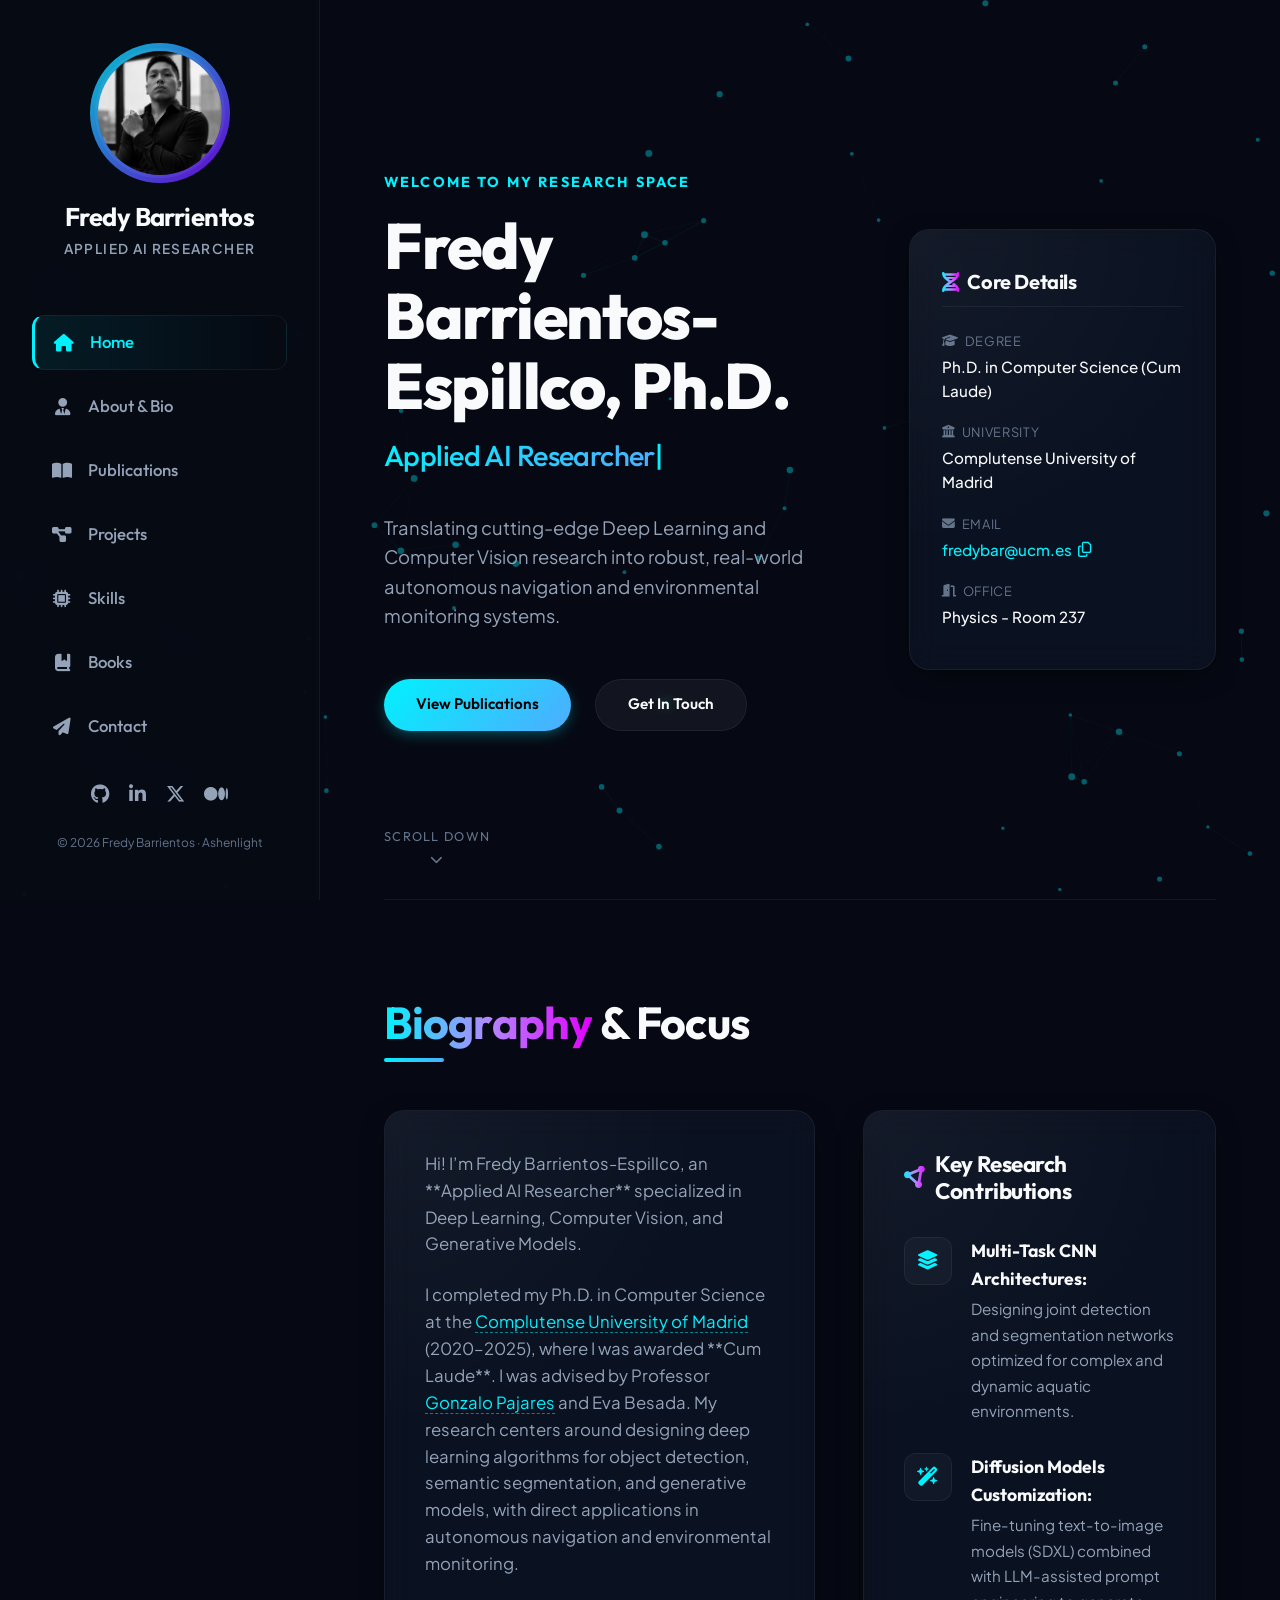
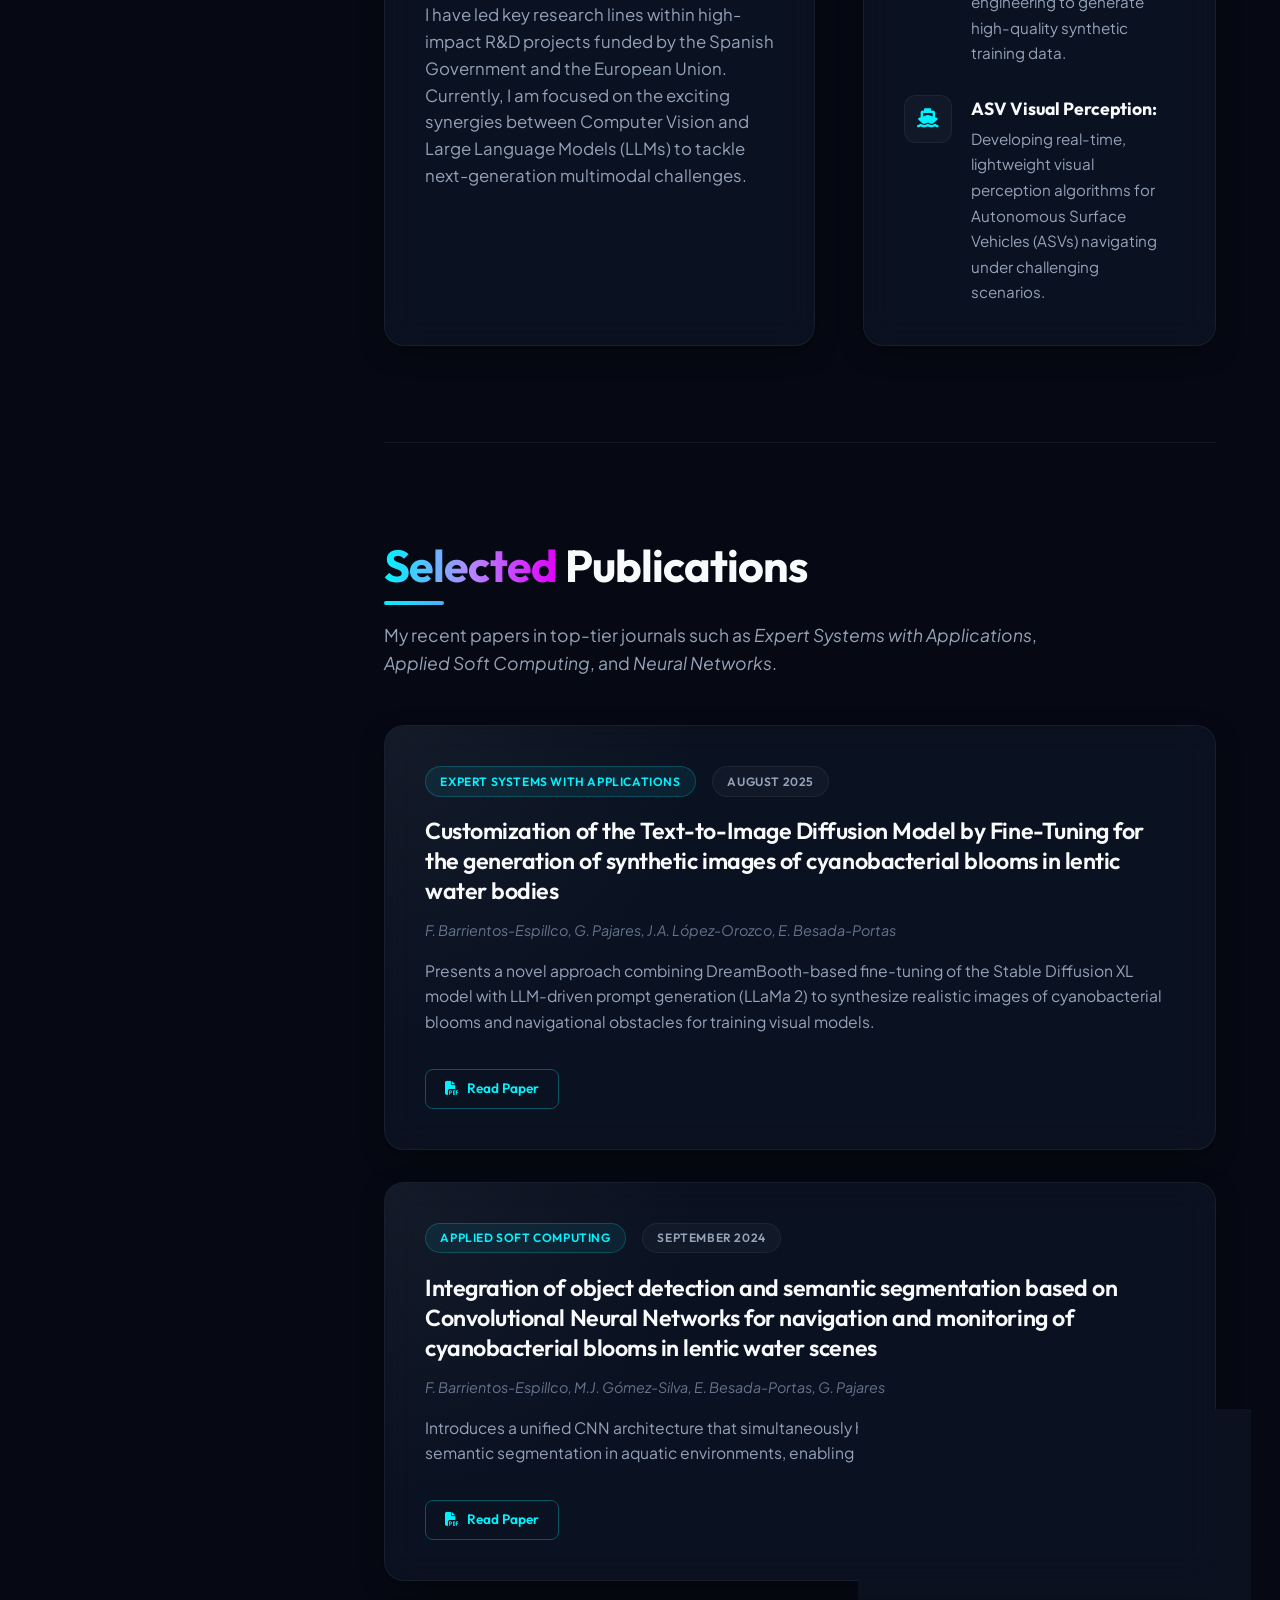
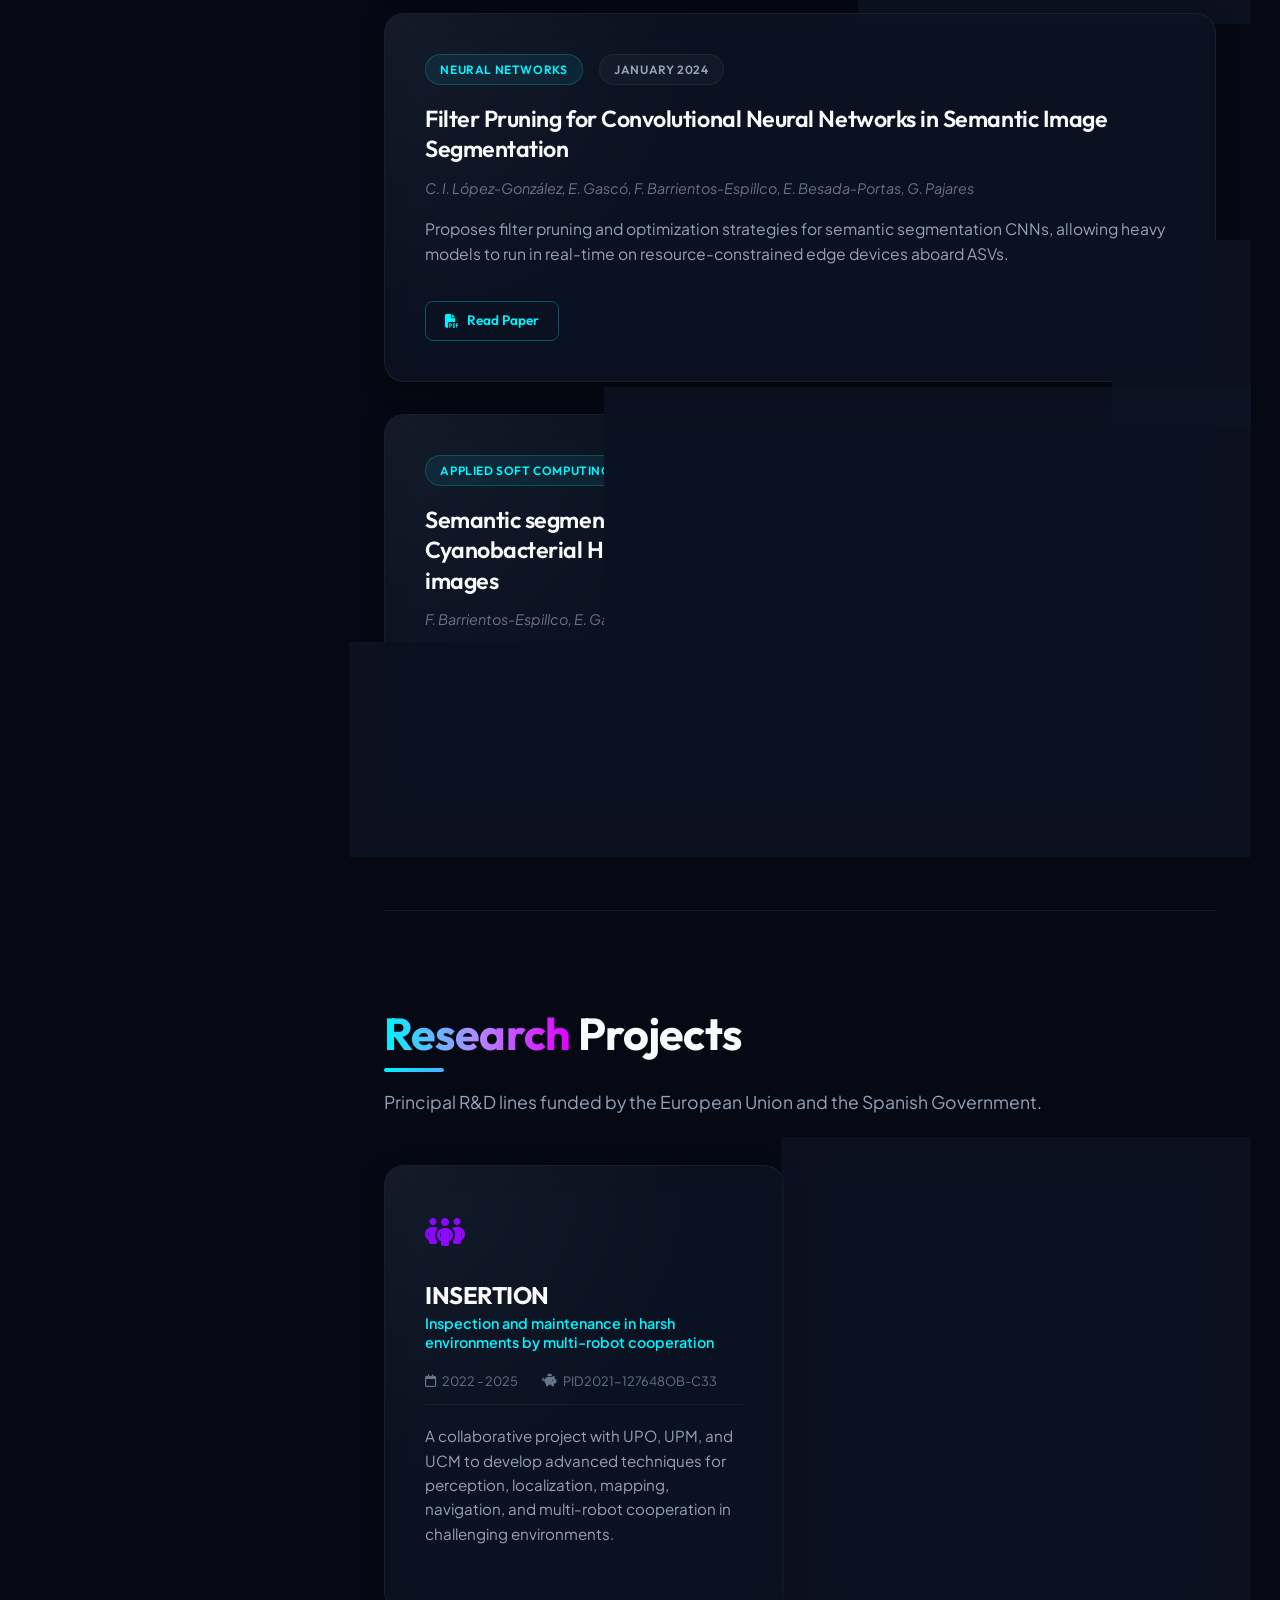
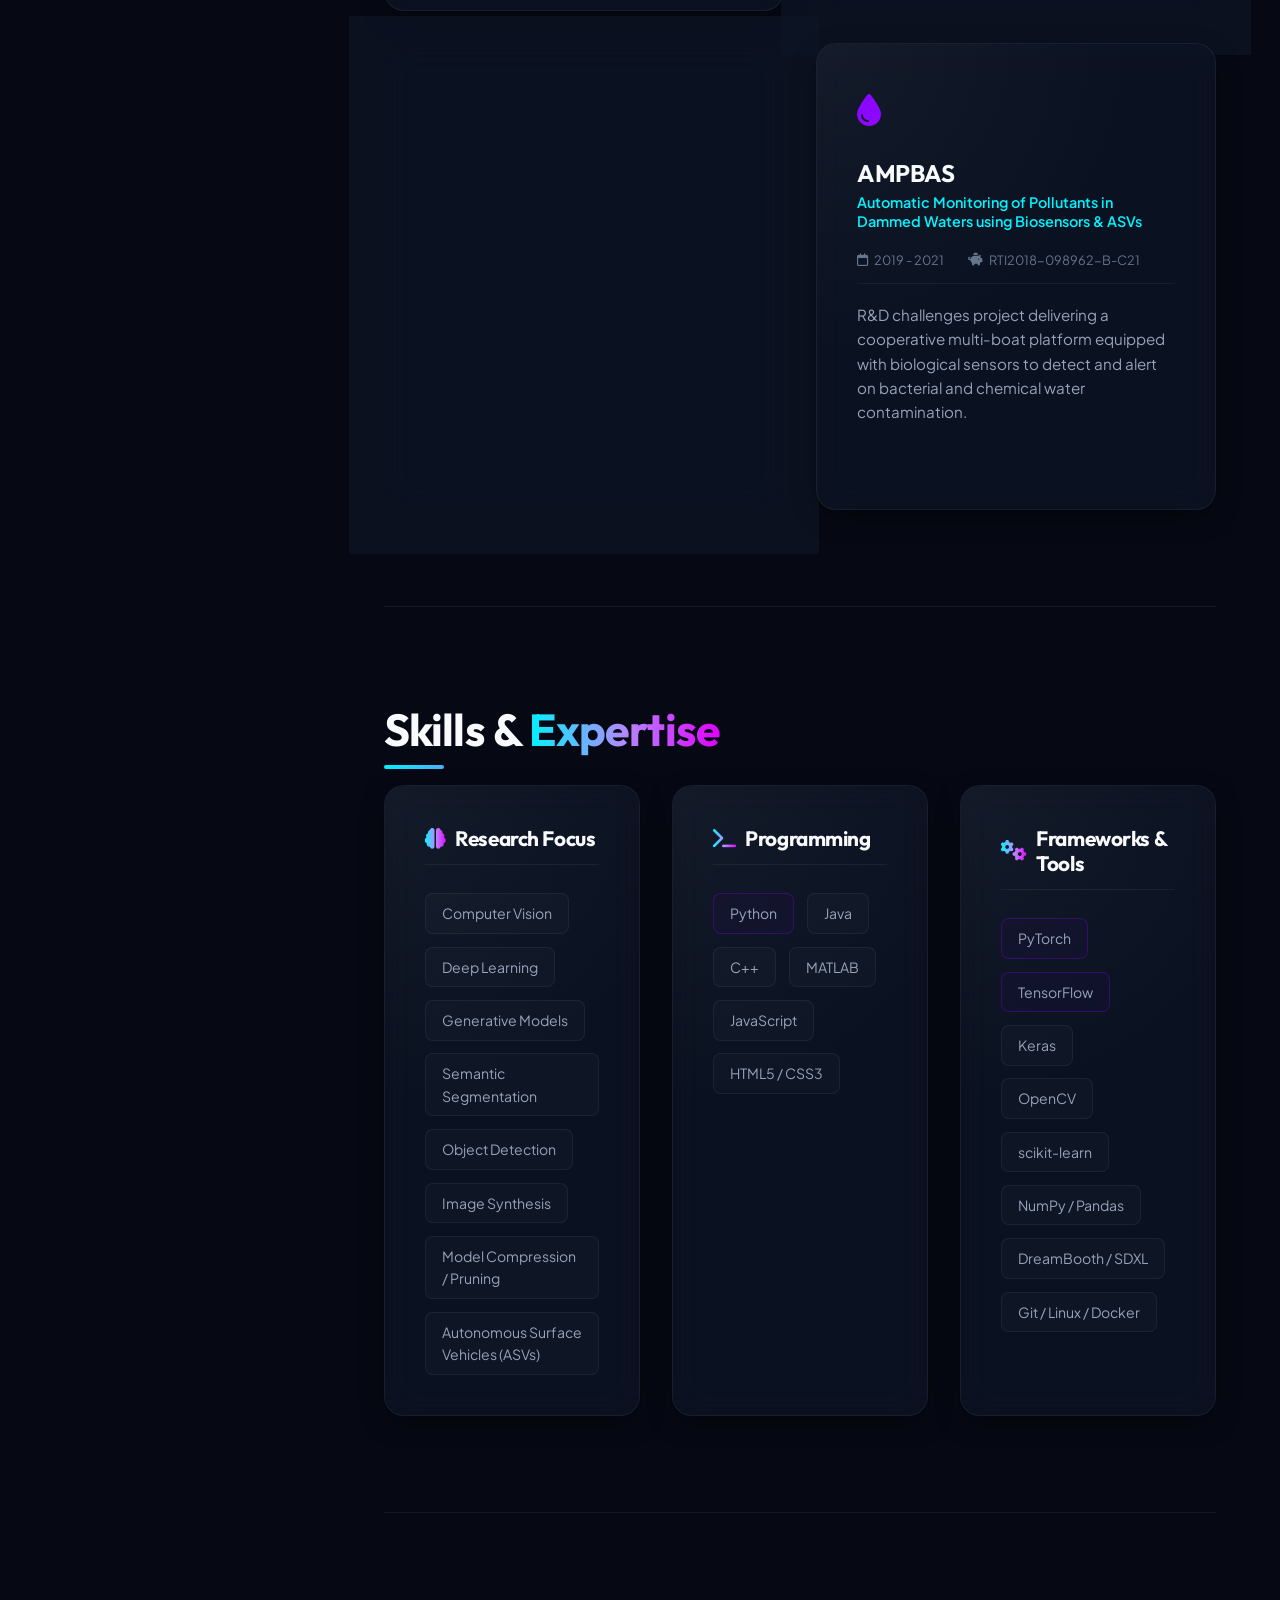
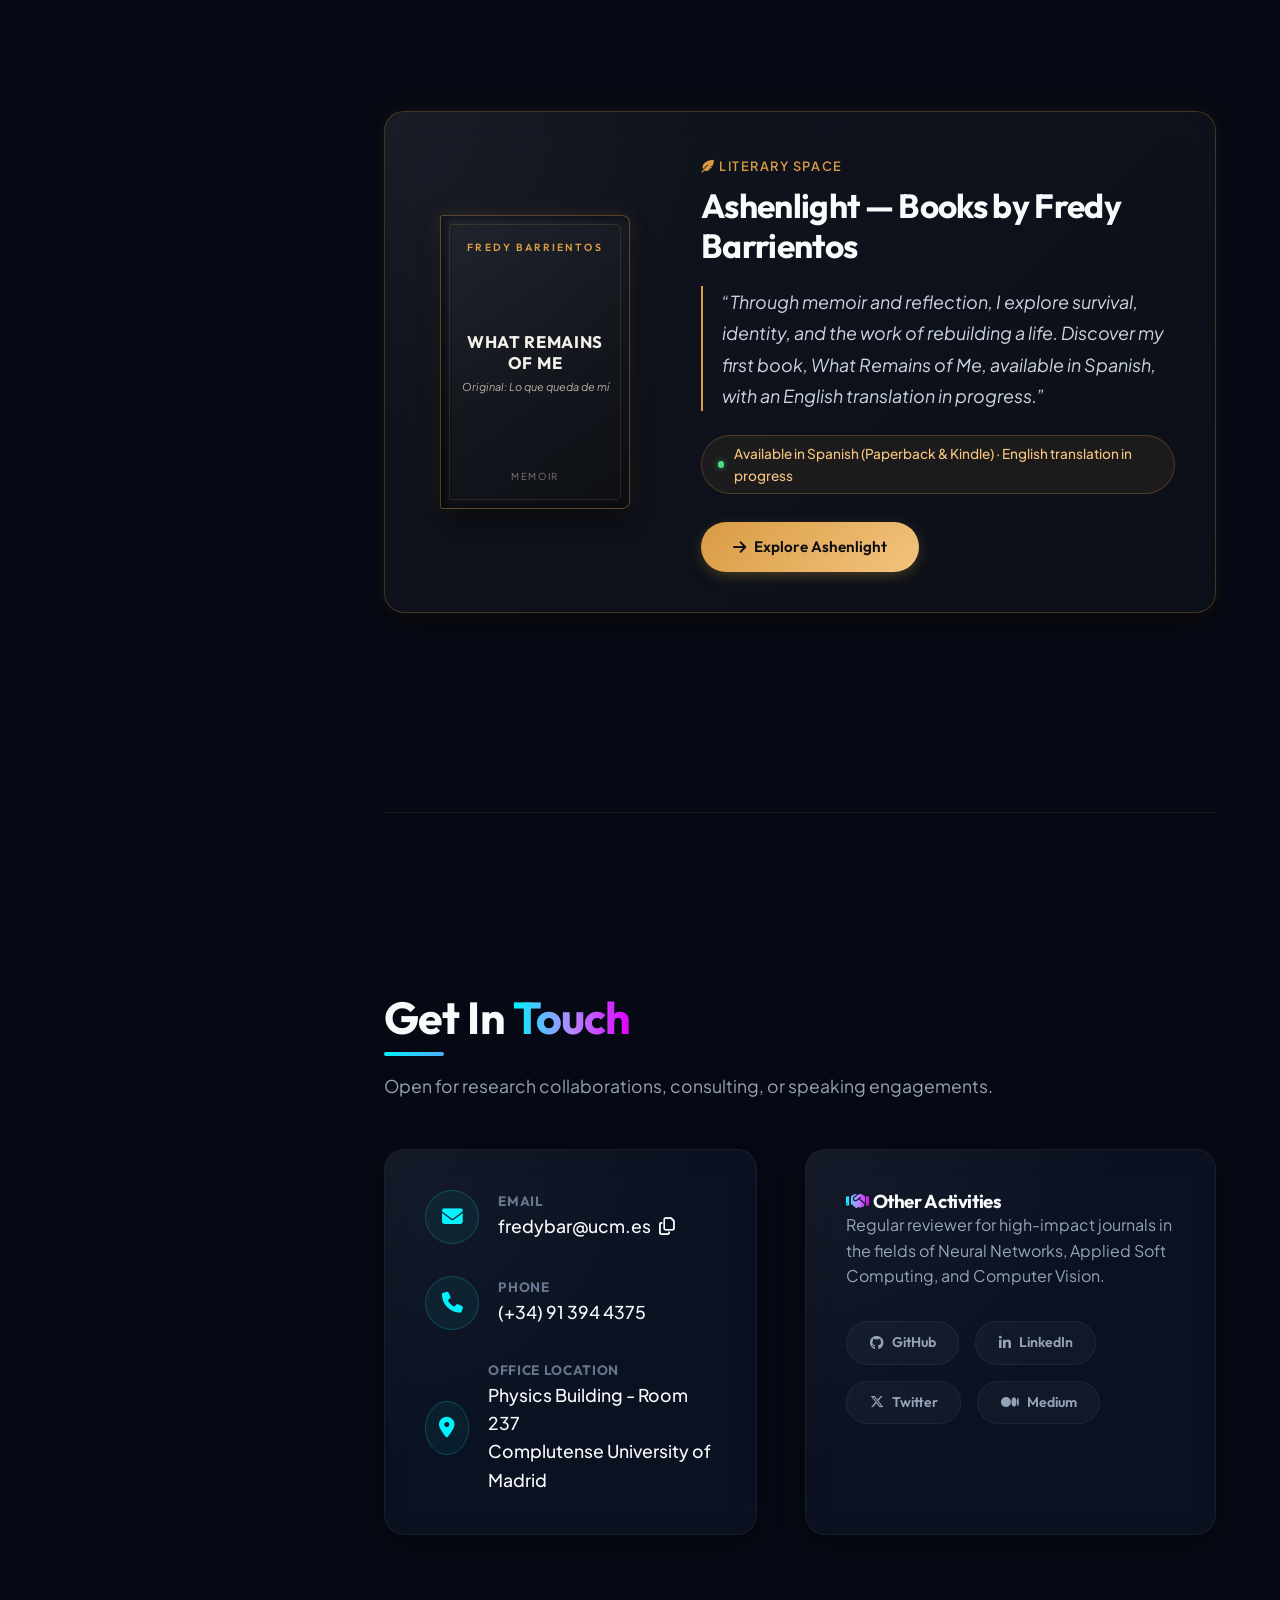
<file: index.html>
<!DOCTYPE html>
<html lang="en">
<head>
    <meta charset="UTF-8">
    <meta name="viewport" content="width=device-width, initial-scale=1.0">
    <title>Fredy Barrientos-Espillco | Applied AI Researcher</title>
    <meta name="description" content="Portfolio of Fredy Barrientos-Espillco, Ph.D. Applied AI Researcher specializing in Deep Learning, Computer Vision, and Generative Models.">
    <meta name="keywords" content="Fredy Barrientos-Espillco, AI Researcher, Deep Learning, Computer Vision, Generative Models, Diffusion Models, Ph.D. Computer Science">
    
    <!-- Open Graph / Facebook -->
    <meta property="og:type" content="website">
    <meta property="og:url" content="https://fbarrientos.github.io/">
    <meta property="og:title" content="Fredy Barrientos-Espillco | Applied AI Researcher">
    <meta property="og:description" content="Ph.D. in Computer Science. Advancing deep learning, computer vision, and generative models for autonomous systems and environmental monitoring.">
    <meta property="og:image" content="images/avatar2.jpg">

    <!-- Twitter -->
    <meta property="twitter:card" content="summary_large_image">
    <meta property="twitter:url" content="https://fbarrientos.github.io/">
    <meta property="twitter:title" content="Fredy Barrientos-Espillco | Applied AI Researcher">
    <meta property="twitter:description" content="Ph.D. in Computer Science. Advancing deep learning, computer vision, and generative models for autonomous systems and environmental monitoring.">
    <meta property="twitter:image" content="images/avatar2.jpg">

    <!-- Google Fonts -->
    <link rel="preconnect" href="https://fonts.googleapis.com">
    <link rel="preconnect" href="https://fonts.gstatic.com" crossorigin>
    <link href="https://fonts.googleapis.com/css2?family=Cinzel:wght@500;600;700&family=Lora:ital,wght@0,400;0,500;0,600;1,400&family=Outfit:wght@300;400;500;600;700;800&family=Plus+Jakarta+Sans:wght@300;400;500;600;700&display=swap" rel="stylesheet">
    
    <!-- FontAwesome Icons -->
    <link rel="stylesheet" href="https://cdnjs.cloudflare.com/ajax/libs/font-awesome/6.4.0/css/all.min.css">
    
    <!-- CSS Stylesheet -->
    <link rel="stylesheet" href="styles.css">
</head>
<body>
    <!-- Interactive Background Canvas -->
    <canvas id="neuralCanvas"></canvas>

    <!-- Sidebar Navigation (Desktop) / Floating Menu (Mobile) -->
    <nav class="sidebar" id="sidebarMenu">
        <div class="sidebar-header">
            <div class="avatar-container">
                <img src="images/avatar2.jpg" alt="Fredy Barrientos-Espillco" class="profile-avatar" onerror="this.src='https://api.dicebear.com/7.x/bottts/svg?seed=Fredy&backgroundColor=0d0f14'">
                <div class="avatar-ring"></div>
            </div>
            <h1 class="nav-name">Fredy Barrientos</h1>
            <p class="nav-tagline">Applied AI Researcher</p>
        </div>
        
        <ul class="nav-links">
            <li><a href="#home" class="nav-item active" id="nav-home"><i class="fa-solid fa-house"></i> <span>Home</span></a></li>
            <li><a href="#bio" class="nav-item" id="nav-bio"><i class="fa-solid fa-user-tie"></i> <span>About & Bio</span></a></li>
            <li><a href="#publications" class="nav-item" id="nav-publications"><i class="fa-solid fa-book-open"></i> <span>Publications</span></a></li>
            <li><a href="#projects" class="nav-item" id="nav-projects"><i class="fa-solid fa-diagram-project"></i> <span>Projects</span></a></li>
            <li><a href="#skills" class="nav-item" id="nav-skills"><i class="fa-solid fa-microchip"></i> <span>Skills</span></a></li>
            <li><a href="#books" class="nav-item" id="nav-books"><i class="fa-solid fa-book-bookmark"></i> <span>Books</span></a></li>
            <li><a href="#contact" class="nav-item" id="nav-contact"><i class="fa-solid fa-paper-plane"></i> <span>Contact</span></a></li>
        </ul>

        <div class="sidebar-footer">
            <div class="social-icons">
                <a href="https://github.com/fbarrientos" target="_blank" aria-label="GitHub"><i class="fa-brands fa-github"></i></a>
                <a href="https://www.linkedin.com/in/fredybarrientos/" target="_blank" aria-label="LinkedIn"><i class="fa-brands fa-linkedin-in"></i></a>
                <a href="https://twitter.com/fbarrientose" target="_blank" aria-label="Twitter"><i class="fa-brands fa-x-twitter"></i></a>
                <a href="https://fbarrientose.medium.com/" target="_blank" aria-label="Medium"><i class="fa-brands fa-medium"></i></a>
            </div>
            <p class="copyright">&copy; 2026 Fredy Barrientos &middot; <a href="en/ashenlight/index.html" class="subtle-footer-link" title="Explore Ashenlight literary space">Ashenlight</a></p>
        </div>
    </nav>

    <!-- Mobile Hamburger Toggle -->
    <button class="mobile-toggle" id="mobileMenuBtn" aria-label="Toggle Menu">
        <i class="fa-solid fa-bars"></i>
    </button>

    <!-- Main Content Container -->
    <main class="content-wrapper">
        
        <!-- Hero / Home Section -->
        <section id="home" class="hero-section section-active">
            <div class="hero-grid">
                <div class="hero-text-content">
                    <span class="hero-greeting">Welcome to my research space</span>
                    <h2 class="hero-title">Fredy Barrientos-Espillco, Ph.D.</h2>
                    <h3 class="hero-subtitle">
                        <span class="typewriter-text" id="typewriter"></span><span class="cursor">|</span>
                    </h3>
                    <p class="hero-lead">
                        Translating cutting-edge Deep Learning and Computer Vision research into robust, real-world autonomous navigation and environmental monitoring systems.
                    </p>
                    <div class="hero-cta-group">
                        <a href="#publications" class="btn btn-primary">View Publications</a>
                        <a href="#contact" class="btn btn-secondary">Get In Touch</a>
                    </div>
                </div>
                
                <div class="quick-info-card glass-card">
                    <h4 class="card-title"><i class="fa-solid fa-dna text-gradient"></i> Core Details</h4>
                    <div class="info-list">
                        <div class="info-item">
                            <span class="info-label"><i class="fa-solid fa-graduation-cap"></i> Degree</span>
                            <span class="info-value">Ph.D. in Computer Science (Cum Laude)</span>
                        </div>
                        <div class="info-item">
                            <span class="info-label"><i class="fa-solid fa-building-columns"></i> University</span>
                            <span class="info-value">Complutense University of Madrid</span>
                        </div>
                        <div class="info-item">
                            <span class="info-label"><i class="fa-solid fa-envelope"></i> Email</span>
                            <span class="info-value email-click" id="copy-email-btn" title="Click to copy email">
                                fredybar@ucm.es <i class="fa-regular fa-copy"></i>
                            </span>
                        </div>
                        <div class="info-item">
                            <span class="info-label"><i class="fa-solid fa-door-open"></i> Office</span>
                            <span class="info-value">Physics - Room 237</span>
                        </div>
                    </div>
                </div>
            </div>
            
            <div class="scroll-down-indicator">
                <span>Scroll Down</span>
                <i class="fa-solid fa-chevron-down"></i>
            </div>
        </section>

        <!-- About Me / Bio Section -->
        <section id="bio" class="bio-section reveal-element">
            <h2 class="section-title"><span class="text-gradient">Biography</span> & Focus</h2>
            
            <div class="bio-content-grid">
                <div class="bio-main-text glass-card">
                    <p>
                        Hi! I’m Fredy Barrientos-Espillco, an **Applied AI Researcher** specialized in Deep Learning, Computer Vision, and Generative Models. 
                    </p>
                    <p>
                        I completed my Ph.D. in Computer Science at the <a href="http://www.ucm.es" target="_blank" class="text-link">Complutense University of Madrid</a> (2020–2025), where I was awarded **Cum Laude**. I was advised by Professor <a href="https://pajares6.wixsite.com/pajares" target="_blank" class="text-link">Gonzalo Pajares</a> and Eva Besada. My research centers around designing deep learning algorithms for object detection, semantic segmentation, and generative models, with direct applications in autonomous navigation and environmental monitoring.
                    </p>
                    <p>
                        I have led key research lines within high-impact R&D projects funded by the Spanish Government and the European Union. Currently, I am focused on the exciting synergies between Computer Vision and Large Language Models (LLMs) to tackle next-generation multimodal challenges.
                    </p>
                </div>

                <div class="contributions-panel glass-card">
                    <h3 class="panel-subtitle"><i class="fa-solid fa-circle-nodes text-gradient"></i> Key Research Contributions</h3>
                    <ul class="contributions-list">
                        <li>
                            <div class="icon-box"><i class="fa-solid fa-layer-group"></i></div>
                            <div>
                                <strong>Multi-Task CNN Architectures:</strong>
                                <span>Designing joint detection and segmentation networks optimized for complex and dynamic aquatic environments.</span>
                            </div>
                        </li>
                        <li>
                            <div class="icon-box"><i class="fa-solid fa-wand-magic-sparkles"></i></div>
                            <div>
                                <strong>Diffusion Models Customization:</strong>
                                <span>Fine-tuning text-to-image models (SDXL) combined with LLM-assisted prompt engineering to generate high-quality synthetic training data.</span>
                            </div>
                        </li>
                        <li>
                            <div class="icon-box"><i class="fa-solid fa-ship"></i></div>
                            <div>
                                <strong>ASV Visual Perception:</strong>
                                <span>Developing real-time, lightweight visual perception algorithms for Autonomous Surface Vehicles (ASVs) navigating under challenging scenarios.</span>
                            </div>
                        </li>
                    </ul>
                </div>
            </div>
        </section>

        <!-- Publications Section -->
        <section id="publications" class="publications-section reveal-element">
            <h2 class="section-title"><span class="text-gradient">Selected</span> Publications</h2>
            <p class="section-desc">My recent papers in top-tier journals such as <i>Expert Systems with Applications</i>, <i>Applied Soft Computing</i>, and <i>Neural Networks</i>.</p>

            <div class="publications-list">
                
                <!-- Publication 1 -->
                <article class="publication-card glass-card">
                    <div class="pub-header">
                        <span class="pub-badge journal-badge">Expert Systems with Applications</span>
                        <span class="pub-badge date-badge">August 2025</span>
                    </div>
                    <h3 class="pub-title">
                        Customization of the Text-to-Image Diffusion Model by Fine-Tuning for the generation of synthetic images of cyanobacterial blooms in lentic water bodies
                    </h3>
                    <p class="pub-authors">F. Barrientos-Espillco, G. Pajares, J.A. López-Orozco, E. Besada-Portas</p>
                    <p class="pub-summary">
                        Presents a novel approach combining DreamBooth-based fine-tuning of the Stable Diffusion XL model with LLM-driven prompt generation (LLaMa 2) to synthesize realistic images of cyanobacterial blooms and navigational obstacles for training visual models.
                    </p>
                    <div class="pub-links">
                        <a href="https://doi.org/10.1016/j.eswa.2025.128169" target="_blank" class="btn btn-inline"><i class="fa-solid fa-file-pdf"></i> Read Paper</a>
                    </div>
                </article>

                <!-- Publication 2 -->
                <article class="publication-card glass-card">
                    <div class="pub-header">
                        <span class="pub-badge journal-badge">Applied Soft Computing</span>
                        <span class="pub-badge date-badge">September 2024</span>
                    </div>
                    <h3 class="pub-title">
                        Integration of object detection and semantic segmentation based on Convolutional Neural Networks for navigation and monitoring of cyanobacterial blooms in lentic water scenes
                    </h3>
                    <p class="pub-authors">F. Barrientos-Espillco, M.J. Gómez-Silva, E. Besada-Portas, G. Pajares</p>
                    <p class="pub-summary">
                        Introduces a unified CNN architecture that simultaneously handles object detection and pixel-level semantic segmentation in aquatic environments, enabling safer autonomous boat navigation.
                    </p>
                    <div class="pub-links">
                        <a href="https://doi.org/10.1016/j.asoc.2024.111849" target="_blank" class="btn btn-inline"><i class="fa-solid fa-file-pdf"></i> Read Paper</a>
                    </div>
                </article>

                <!-- Publication 3 -->
                <article class="publication-card glass-card">
                    <div class="pub-header">
                        <span class="pub-badge journal-badge">Neural Networks</span>
                        <span class="pub-badge date-badge">January 2024</span>
                    </div>
                    <h3 class="pub-title">
                        Filter Pruning for Convolutional Neural Networks in Semantic Image Segmentation
                    </h3>
                    <p class="pub-authors">C. I. López-González, E. Gascó, F. Barrientos-Espillco, E. Besada-Portas, G. Pajares</p>
                    <p class="pub-summary">
                        Proposes filter pruning and optimization strategies for semantic segmentation CNNs, allowing heavy models to run in real-time on resource-constrained edge devices aboard ASVs.
                    </p>
                    <div class="pub-links">
                        <a href="https://doi.org/10.1016/j.neunet.2023.11.010" target="_blank" class="btn btn-inline"><i class="fa-solid fa-file-pdf"></i> Read Paper</a>
                    </div>
                </article>

                <!-- Publication 4 -->
                <article class="publication-card glass-card">
                    <div class="pub-header">
                        <span class="pub-badge journal-badge">Applied Soft Computing</span>
                        <span class="pub-badge date-badge">July 2023</span>
                    </div>
                    <h3 class="pub-title">
                        Semantic segmentation based on Deep learning for the detection of Cyanobacterial Harmful Algal Blooms (CyanoHABs) using synthetic images
                    </h3>
                    <p class="pub-authors">F. Barrientos-Espillco, E. Gascó, C.I. López-González, M.J. Gómez-Silva, G. Pajares</p>
                    <p class="pub-summary">
                        Develops a deep learning semantic segmentation pipeline to detect harmful algal blooms using synthetic imagery to alleviate the lack of real annotated training datasets.
                    </p>
                    <div class="pub-links">
                        <a href="https://doi.org/10.1016/j.asoc.2023.110315" target="_blank" class="btn btn-inline"><i class="fa-solid fa-file-pdf"></i> Read Paper</a>
                    </div>
                </article>
            </div>
        </section>

        <!-- Projects Section -->
        <section id="projects" class="projects-section reveal-element">
            <h2 class="section-title"><span class="text-gradient">Research</span> Projects</h2>
            <p class="section-desc">Principal R&D lines funded by the European Union and the Spanish Government.</p>

            <div class="projects-grid">
                
                <!-- Project 1 -->
                <div class="project-card glass-card">
                    <div class="project-icon"><i class="fa-solid fa-people-group"></i></div>
                    <h3 class="project-title">INSERTION</h3>
                    <p class="project-subtitle">Inspection and maintenance in harsh environments by multi-robot cooperation</p>
                    <div class="project-meta">
                        <span><i class="fa-regular fa-calendar"></i> 2022 - 2025</span>
                        <span><i class="fa-solid fa-piggy-bank"></i> PID2021-127648OB-C33</span>
                    </div>
                    <p class="project-text">
                        A collaborative project with UPO, UPM, and UCM to develop advanced techniques for perception, localization, mapping, navigation, and multi-robot cooperation in challenging environments.
                    </p>
                </div>

                <!-- Project 2 -->
                <div class="project-card glass-card">
                    <div class="project-icon"><i class="fa-solid fa-gemini"></i></div>
                    <h3 class="project-title">SMART-BLOOMS</h3>
                    <p class="project-subtitle">Intelligent management of cyanobacteria using digital twins and edge computing</p>
                    <div class="project-meta">
                        <span><i class="fa-regular fa-calendar"></i> 2022 - 2024</span>
                        <span><i class="fa-solid fa-piggy-bank"></i> TED2021-130123B-I00</span>
                    </div>
                    <p class="project-text">
                        Ecological & Digital Transition project focused on creating a digital twin of dammed water reservoirs and an IoT infrastructure with edge computing to manage and predict cyanobacterial blooms.
                    </p>
                </div>

                <!-- Project 3 -->
                <div class="project-card glass-card">
                    <div class="project-icon"><i class="fa-solid fa-triangle-exclamation"></i></div>
                    <h3 class="project-title">IA-GES BLOOM-CM</h3>
                    <p class="project-subtitle">Comprehensive system for cyanobacterial bloom alert and management</p>
                    <div class="project-meta">
                        <span><i class="fa-regular fa-calendar"></i> 2021 - 2024</span>
                        <span><i class="fa-solid fa-piggy-bank"></i> Community of Madrid (Y2020/TCS-6420)</span>
                    </div>
                    <p class="project-text">
                        Created an early warning IoT framework using AI-guided Autonomous Surface Vehicles (ASVs) combined with modeling and simulation techniques to map inland water blooms.
                    </p>
                </div>

                <!-- Project 4 -->
                <div class="project-card glass-card">
                    <div class="project-icon"><i class="fa-solid fa-droplet"></i></div>
                    <h3 class="project-title">AMPBAS</h3>
                    <p class="project-subtitle">Automatic Monitoring of Pollutants in Dammed Waters using Biosensors & ASVs</p>
                    <div class="project-meta">
                        <span><i class="fa-regular fa-calendar"></i> 2019 - 2021</span>
                        <span><i class="fa-solid fa-piggy-bank"></i> RTI2018-098962-B-C21</span>
                    </div>
                    <p class="project-text">
                        R&D challenges project delivering a cooperative multi-boat platform equipped with biological sensors to detect and alert on bacterial and chemical water contamination.
                    </p>
                </div>
            </div>
        </section>

        <!-- Skills Section -->
        <section id="skills" class="skills-section reveal-element">
            <h2 class="section-title">Skills & <span class="text-gradient">Expertise</span></h2>
            
            <div class="skills-grid">
                <!-- Research Areas -->
                <div class="skills-card glass-card">
                    <h3><i class="fa-solid fa-brain text-gradient"></i> Research Focus</h3>
                    <div class="skills-tags">
                        <span class="skill-tag">Computer Vision</span>
                        <span class="skill-tag">Deep Learning</span>
                        <span class="skill-tag">Generative Models</span>
                        <span class="skill-tag">Semantic Segmentation</span>
                        <span class="skill-tag">Object Detection</span>
                        <span class="skill-tag">Image Synthesis</span>
                        <span class="skill-tag">Model Compression / Pruning</span>
                        <span class="skill-tag">Autonomous Surface Vehicles (ASVs)</span>
                    </div>
                </div>

                <!-- Programming Languages -->
                <div class="skills-card glass-card">
                    <h3><i class="fa-solid fa-terminal text-gradient"></i> Programming</h3>
                    <div class="skills-tags">
                        <span class="skill-tag highlight">Python</span>
                        <span class="skill-tag">Java</span>
                        <span class="skill-tag">C++</span>
                        <span class="skill-tag">MATLAB</span>
                        <span class="skill-tag">JavaScript</span>
                        <span class="skill-tag">HTML5 / CSS3</span>
                    </div>
                </div>

                <!-- Frameworks & Libraries -->
                <div class="skills-card glass-card">
                    <h3><i class="fa-solid fa-gears text-gradient"></i> Frameworks & Tools</h3>
                    <div class="skills-tags">
                        <span class="skill-tag highlight">PyTorch</span>
                        <span class="skill-tag highlight">TensorFlow</span>
                        <span class="skill-tag">Keras</span>
                        <span class="skill-tag">OpenCV</span>
                        <span class="skill-tag">scikit-learn</span>
                        <span class="skill-tag">NumPy / Pandas</span>
                        <span class="skill-tag">DreamBooth / SDXL</span>
                        <span class="skill-tag">Git / Linux / Docker</span>
                    </div>
                </div>
            </div>
        </section>

        <!-- Ashenlight / Books Section -->
        <section id="books" class="books-preview-section reveal-element">
            <div class="ashenlight-feature-card glass-card">
                <div class="ashenlight-cover-col">
                    <div class="ashenlight-book-cover-mini">
                        <div class="cover-inner-border-mini"></div>
                        <span class="cover-author-mini">FREDY BARRIENTOS</span>
                        <div class="cover-center-mini">
                            <span class="cover-title-mini">WHAT REMAINS OF ME</span>
                            <span class="cover-subtitle-mini">Original: Lo que queda de mí</span>
                        </div>
                        <span class="cover-genre-mini">MEMOIR</span>
                    </div>
                </div>
                <div class="ashenlight-text-col">
                    <span class="ashenlight-kicker"><i class="fa-solid fa-feather-pointed text-amber-accent"></i> Literary Space</span>
                    <h2 class="ashenlight-card-title">Ashenlight &mdash; Books by Fredy Barrientos</h2>
                    <p class="ashenlight-quote">
                        &ldquo;Through memoir and reflection, I explore survival, identity, and the work of rebuilding a life. Discover my first book, What Remains of Me, available in Spanish, with an English translation in progress.&rdquo;
                    </p>
                    <div class="ashenlight-status-pill">
                        <span class="status-indicator-dot"></span>
                        <span>Available in Spanish (Paperback &amp; Kindle) &middot; English translation in progress</span>
                    </div>
                    <div class="ashenlight-actions">
                        <a href="en/ashenlight/index.html" class="btn btn-primary btn-amber"><i class="fa-solid fa-arrow-right"></i> Explore Ashenlight</a>
                    </div>
                </div>
            </div>
        </section>

        <!-- Contact Section -->
        <section id="contact" class="contact-section reveal-element">
            <h2 class="section-title">Get In <span class="text-gradient">Touch</span></h2>
            <p class="section-desc">Open for research collaborations, consulting, or speaking engagements.</p>
            
            <div class="contact-grid">
                <div class="contact-card glass-card">
                    <div class="contact-info-block">
                        <div class="contact-icon-wrapper"><i class="fa-solid fa-envelope"></i></div>
                        <div>
                            <h4>Email</h4>
                            <p class="copy-trigger" id="copy-email-bottom" title="Click to copy email">
                                fredybar@ucm.es <i class="fa-regular fa-copy"></i>
                            </p>
                        </div>
                    </div>

                    <div class="contact-info-block">
                        <div class="contact-icon-wrapper"><i class="fa-solid fa-phone"></i></div>
                        <div>
                            <h4>Phone</h4>
                            <p>(+34) 91 394 4375</p>
                        </div>
                    </div>

                    <div class="contact-info-block">
                        <div class="contact-icon-wrapper"><i class="fa-solid fa-location-dot"></i></div>
                        <div>
                            <h4>Office Location</h4>
                            <p>Physics Building - Room 237<br>Complutense University of Madrid</p>
                        </div>
                    </div>
                </div>

                <div class="contact-card glass-card extra-activities">
                    <h3><i class="fa-solid fa-handshake text-gradient"></i> Other Activities</h3>
                    <p>
                        Regular reviewer for high-impact journals in the fields of Neural Networks, Applied Soft Computing, and Computer Vision.
                    </p>
                    
                    <div class="social-pills">
                        <a href="https://github.com/fbarrientos" target="_blank" class="social-pill"><i class="fa-brands fa-github"></i> GitHub</a>
                        <a href="https://www.linkedin.com/in/fredybarrientos/" target="_blank" class="social-pill"><i class="fa-brands fa-linkedin-in"></i> LinkedIn</a>
                        <a href="https://twitter.com/fbarrientose" target="_blank" class="social-pill"><i class="fa-brands fa-x-twitter"></i> Twitter</a>
                        <a href="https://fbarrientose.medium.com/" target="_blank" class="social-pill"><i class="fa-brands fa-medium"></i> Medium</a>
                    </div>
                </div>
            </div>
        </section>
    </main>

    <!-- Toast notification for click to copy -->
    <div class="toast" id="toast">Email copied to clipboard!</div>

    <!-- JavaScript logic -->
    <script src="script.js"></script>
</body>
</html>
</file>
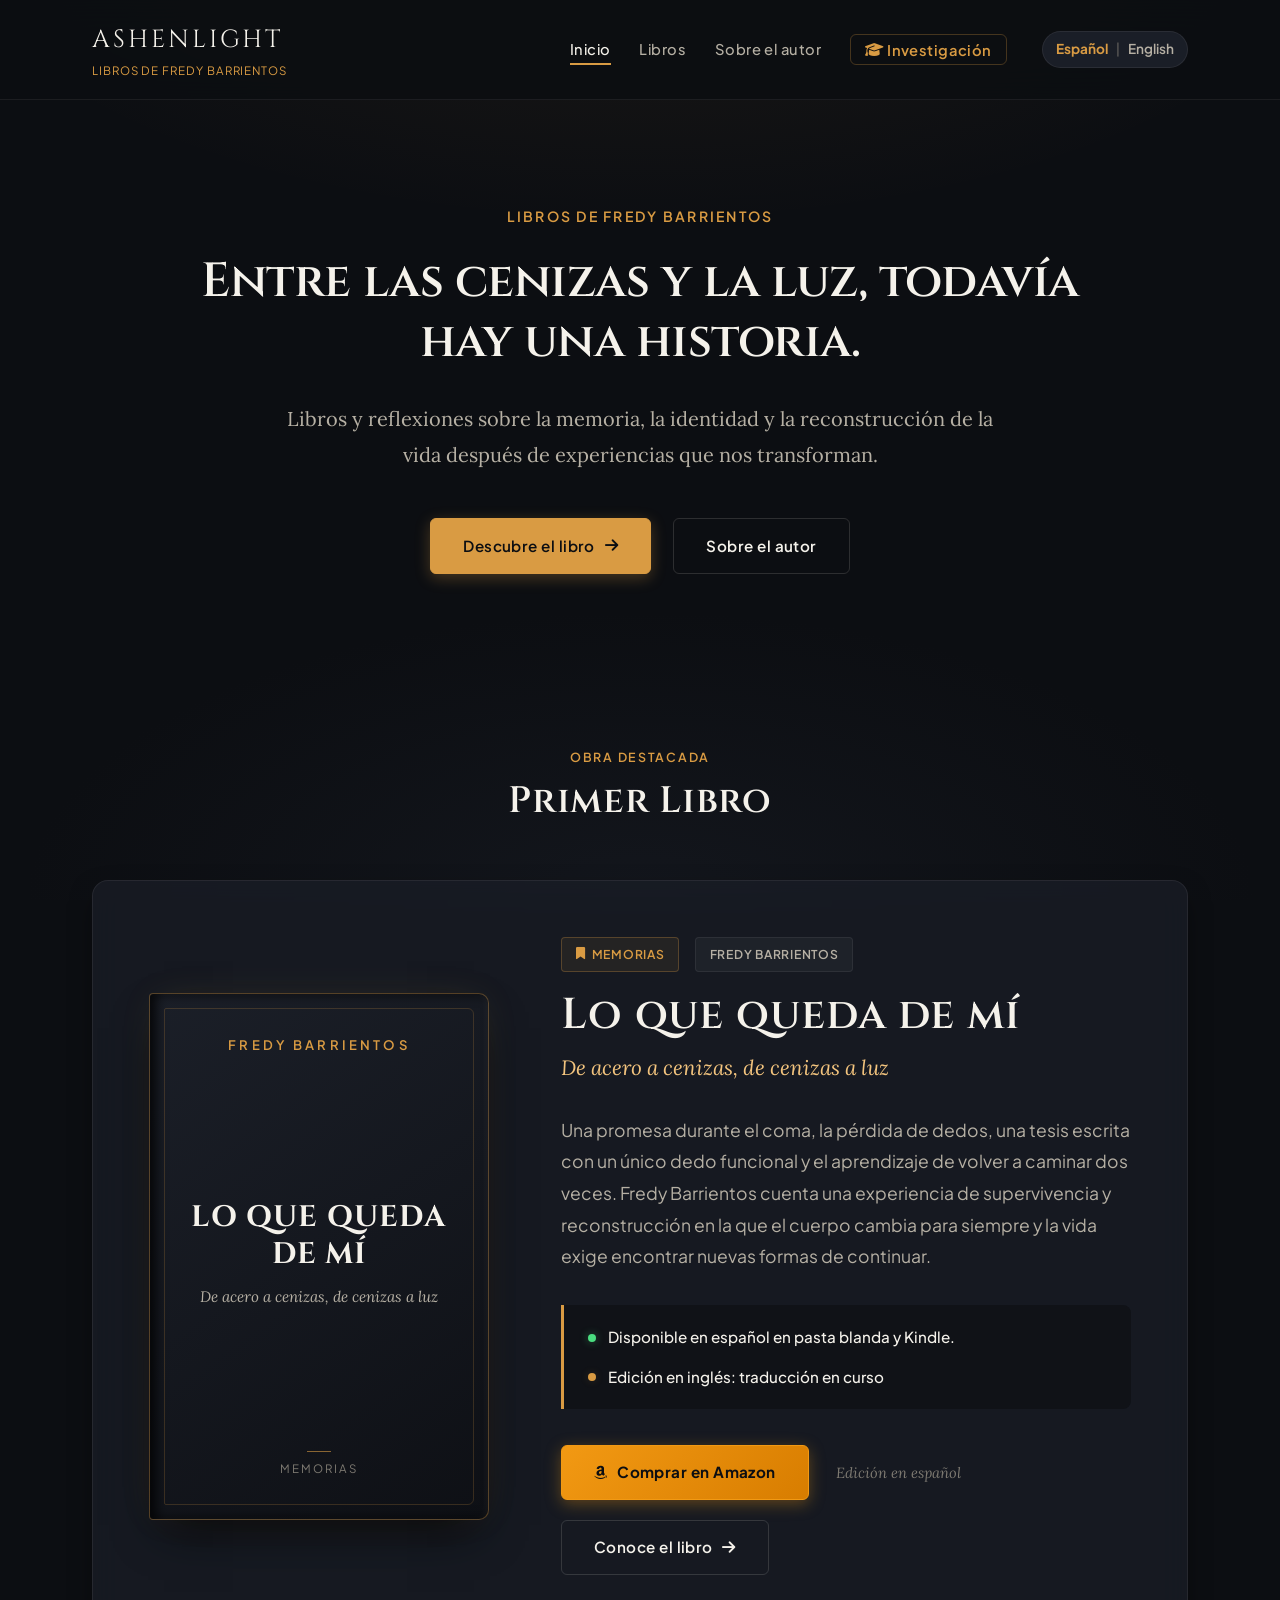
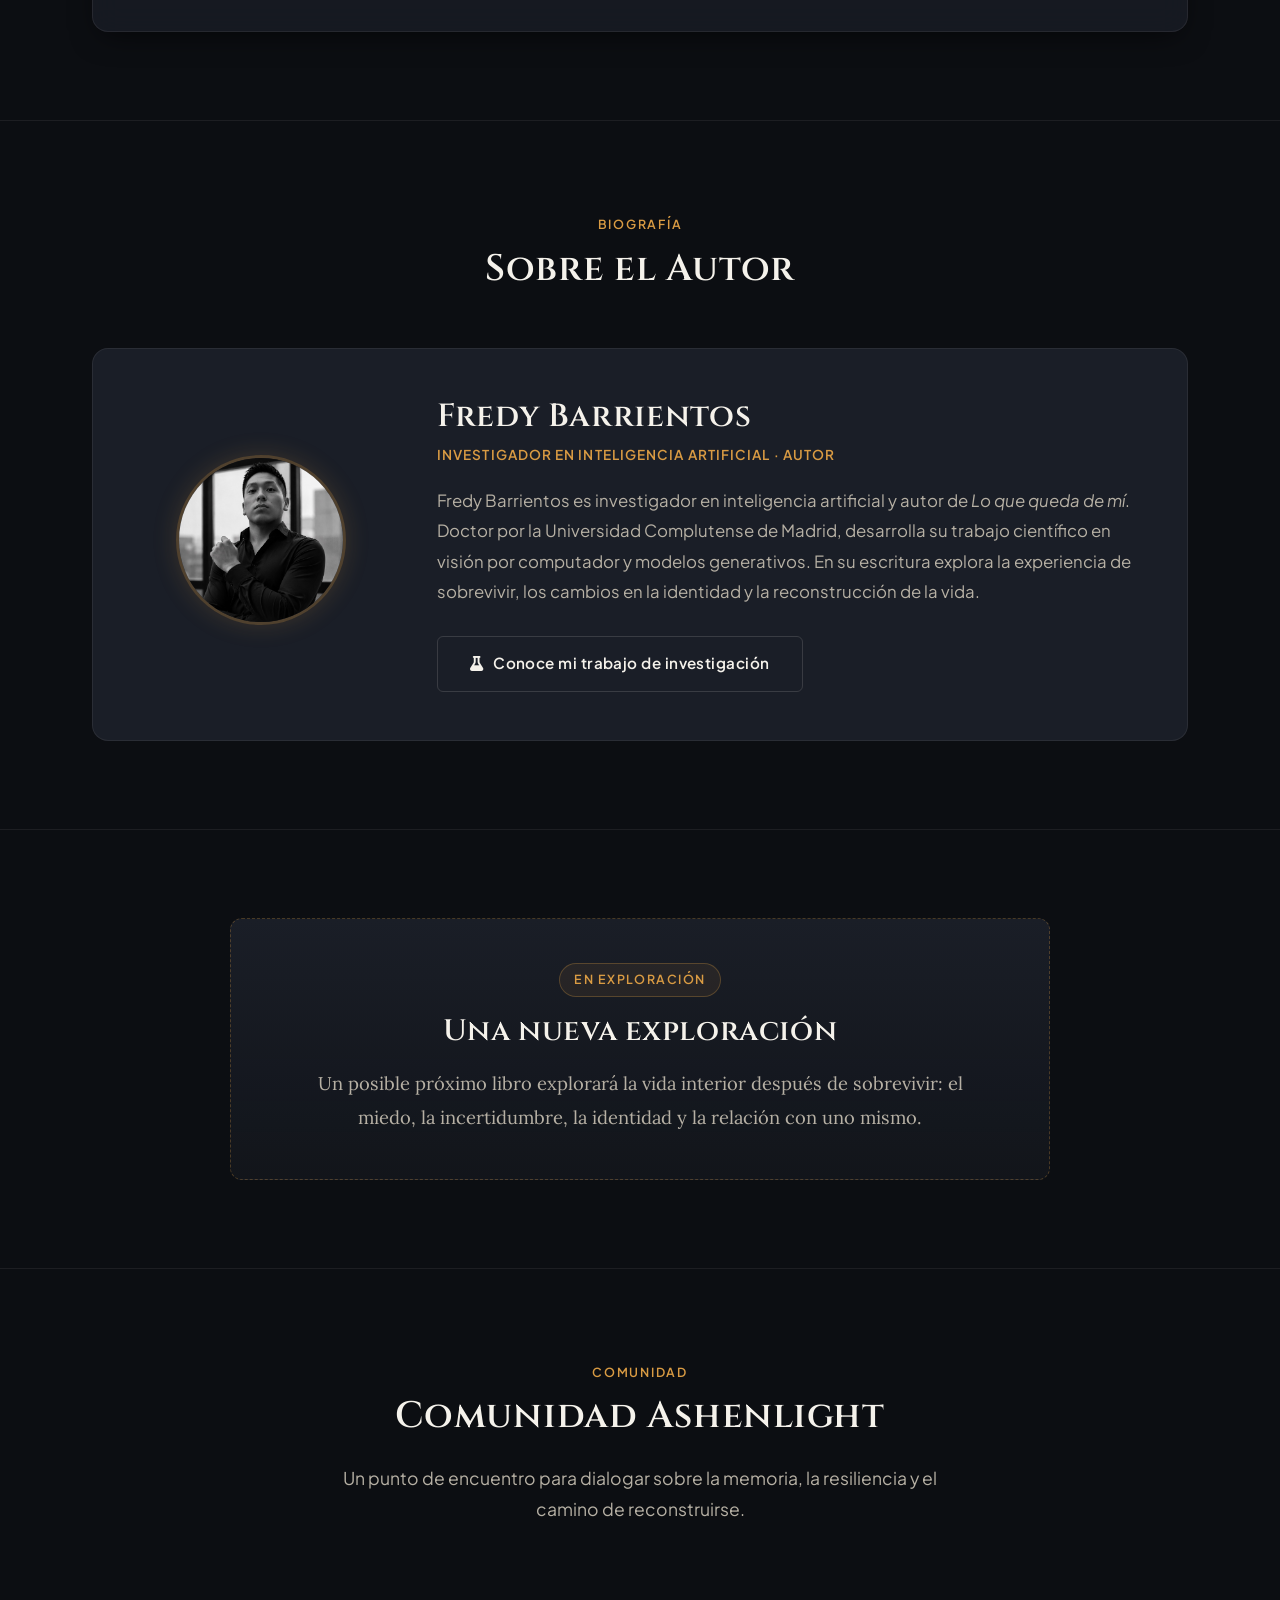
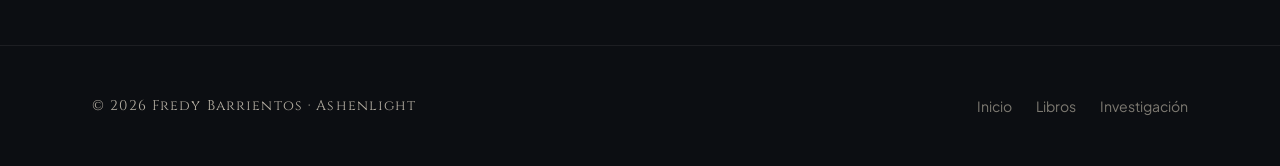
<file: ashenlight/index.html>
<!DOCTYPE html>
<html lang="es">
<head>
    <meta charset="UTF-8">
    <meta name="viewport" content="width=device-width, initial-scale=1.0">
    <title>Ashenlight — Libros de Fredy Barrientos | Espacio Literario</title>
    <meta name="description" content="Espacio literario de Fredy Barrientos. Libros y reflexiones sobre la memoria, la identidad y la reconstrucción de la vida después de experiencias que nos transforman.">
    <meta name="keywords" content="Ashenlight, Fredy Barrientos, Lo que queda de mí, What Remains of Me, Memorias, Libros de superación, Reconstrucción">
    <meta name="author" content="Fredy Barrientos">

    <!-- Enlaces Canónicos e Idiomáticos -->
    <link rel="canonical" href="https://fbarrientos.github.io/ashenlight/">
    <link rel="alternate" hreflang="es" href="https://fbarrientos.github.io/ashenlight/">
    <link rel="alternate" hreflang="en" href="https://fbarrientos.github.io/en/ashenlight/">
    <link rel="alternate" hreflang="x-default" href="https://fbarrientos.github.io/ashenlight/">

    <!-- Metadatos Open Graph / Facebook -->
    <meta property="og:type" content="website">
    <meta property="og:url" content="https://fbarrientos.github.io/ashenlight/">
    <meta property="og:title" content="Ashenlight — Libros de Fredy Barrientos">
    <meta property="og:description" content="Entre las cenizas y la luz, todavía hay una historia. Libros y reflexiones sobre la memoria, la identidad y la reconstrucción.">
    <meta property="og:site_name" content="Ashenlight">

    <!-- Twitter Card -->
    <meta name="twitter:card" content="summary_large_image">
    <meta name="twitter:url" content="https://fbarrientos.github.io/ashenlight/">
    <meta name="twitter:title" content="Ashenlight — Libros de Fredy Barrientos">
    <meta name="twitter:description" content="Entre las cenizas y la luz, todavía hay una historia. Espacio literario de Fredy Barrientos.">

    <!-- Tipografía Google Fonts -->
    <link rel="preconnect" href="https://fonts.googleapis.com">
    <link rel="preconnect" href="https://fonts.gstatic.com" crossorigin>
    <link href="https://fonts.googleapis.com/css2?family=Cinzel:wght@500;600;700&family=Lora:ital,wght@0,400;0,500;0,600;1,400&family=Plus+Jakarta+Sans:wght@300;400;500;600;700&display=swap" rel="stylesheet">

    <!-- FontAwesome Icons -->
    <link rel="stylesheet" href="https://cdnjs.cloudflare.com/ajax/libs/font-awesome/6.4.0/css/all.min.css">

    <!-- Hoja de Estilos de Ashenlight -->
    <link rel="stylesheet" href="css/ashenlight.css">

    <!-- Datos Estructurados Schema.org -->
    <script type="application/ld+json">
    {
      "@context": "https://schema.org",
      "@graph": [
        {
          "@type": "Person",
          "@id": "https://fbarrientos.github.io/#person",
          "name": "Fredy Barrientos",
          "jobTitle": "Investigador en Inteligencia Artificial y Autor",
          "url": "https://fbarrientos.github.io/",
          "sameAs": [
            "https://twitter.com/fbarrientose",
            "https://www.linkedin.com/in/fredybarrientos/",
            "https://github.com/fbarrientos"
          ]
        },
        {
          "@type": "Book",
          "@id": "https://fbarrientos.github.io/ashenlight/lo-que-queda-de-mi/#book",
          "name": "Lo que queda de mí",
          "alternateName": "What Remains of Me",
          "author": {
            "@id": "https://fbarrientos.github.io/#person"
          },
          "genre": "Memorias",
          "inLanguage": "es",
          "description": "Una promesa durante el coma, la pérdida de dedos, una tesis escrita con un único dedo funcional y el aprendizaje de volver a caminar dos veces. Una experiencia de supervivencia y reconstrucción."
        }
      ]
    }
    </script>
</head>
<body>

    <!-- Cabecera y Navegación -->
    <header class="al-header">
        <div class="al-container al-header-inner">
            <a href="index.html" class="al-brand" aria-label="Ashenlight - Inicio">
                <span class="al-brand-title">Ashenlight</span>
                <span class="al-brand-subtitle">Libros de Fredy Barrientos</span>
            </a>

            <!-- Botón Móvil -->
            <button class="al-mobile-toggle" aria-label="Abrir menú de navegación" aria-expanded="false">
                <i class="fa-solid fa-bars"></i>
            </button>

            <!-- Menú de Navegación -->
            <div class="al-nav-wrapper">
                <nav aria-label="Navegación principal">
                    <ul class="al-nav-list">
                        <li><a href="index.html" class="al-nav-link active" aria-current="page">Inicio</a></li>
                        <li><a href="lo-que-queda-de-mi/index.html" class="al-nav-link">Libros</a></li>
                        <li><a href="#autor" class="al-nav-link">Sobre el autor</a></li>
                        <li><a href="../index.html" class="al-nav-link al-nav-academic"><i class="fa-solid fa-graduation-cap"></i> Investigación</a></li>
                    </ul>
                </nav>

                <!-- Selector de Idioma (Español | English) -->
                <div class="al-lang-switcher" aria-label="Seleccionar idioma">
                    <span class="al-lang-option active" aria-current="true">Español</span>
                    <span class="al-lang-divider" aria-hidden="true">|</span>
                    <a href="../en/ashenlight/index.html" class="al-lang-option" hreflang="en" lang="en">English</a>
                </div>
            </div>
        </div>
    </header>

    <!-- Contenido Principal -->
    <main>
        
        <!-- A. Sección Presentación (Hero Literario) -->
        <section class="al-hero">
            <div class="al-container">
                <p class="al-hero-subtitle">Libros de Fredy Barrientos</p>
                <h1 class="al-hero-motto">Entre las cenizas y la luz, todavía hay una historia.</h1>
                <p class="al-hero-lead">
                    Libros y reflexiones sobre la memoria, la identidad y la reconstrucción de la vida después de experiencias que nos transforman.
                </p>
                <div class="al-hero-actions">
                    <a href="lo-que-queda-de-mi/index.html" class="al-btn al-btn-primary">
                        Descubre el libro <i class="fa-solid fa-arrow-right"></i>
                    </a>
                    <a href="#autor" class="al-btn al-btn-secondary">
                        Sobre el autor
                    </a>
                </div>
            </div>
        </section>

        <!-- B. Sección Libro Destacado -->
        <section class="al-section" id="libros">
            <div class="al-container">
                <div class="al-section-heading">
                    <span class="al-section-tag">Obra Destacada</span>
                    <h2 class="al-section-title">Primer Libro</h2>
                </div>

                <div class="al-book-feature">
                    <!-- Composición de Portada Sobria -->
                    <div class="al-cover-wrapper">
                        <div class="al-book-cover" role="img" aria-label="Portada de Lo que queda de mí por Fredy Barrientos">
                            <div class="al-cover-inner-border"></div>
                            <span class="al-cover-author">FREDY BARRIENTOS</span>
                            <div class="al-cover-center">
                                <h3 class="al-cover-title">Lo que queda de mí</h3>
                                <p class="al-cover-subtitle">De acero a cenizas, de cenizas a luz</p>
                            </div>
                            <div class="al-cover-footer">
                                <div class="al-cover-emblem"></div>
                                <span class="al-cover-genre">MEMORIAS</span>
                            </div>
                        </div>
                    </div>

                    <!-- Datos y Sinopsis Breve -->
                    <div class="al-book-details">
                        <div class="al-book-meta-top">
                            <span class="al-badge al-badge-genre"><i class="fa-solid fa-bookmark"></i> Memorias</span>
                            <span class="al-badge" style="background: rgba(255,255,255,0.04); color: var(--al-text-secondary); border: 1px solid var(--al-border-subtle);">
                                Fredy Barrientos
                            </span>
                        </div>

                        <h3 class="al-book-main-title">Lo que queda de mí</h3>
                        <p class="al-book-main-subtitle">De acero a cenizas, de cenizas a luz</p>

                        <p class="al-book-synopsis">
                            Una promesa durante el coma, la pérdida de dedos, una tesis escrita con un único dedo funcional y el aprendizaje de volver a caminar dos veces. Fredy Barrientos cuenta una experiencia de supervivencia y reconstrucción en la que el cuerpo cambia para siempre y la vida exige encontrar nuevas formas de continuar.
                        </p>

                        <!-- Disponibilidad por idioma y formatos -->
                        <div class="al-editions-status">
                            <div class="al-edition-item">
                                <span class="al-status-dot al-status-available" aria-hidden="true"></span>
                                <span class="al-edition-label">Disponible en español en pasta blanda y Kindle.</span>
                            </div>
                            <div class="al-edition-item">
                                <span class="al-status-dot al-status-progress" aria-hidden="true"></span>
                                <span class="al-edition-label">Edición en inglés: traducción en curso</span>
                            </div>
                        </div>

                        <!-- Acciones: Compra en Amazon y Ficha del Libro -->
                        <div class="al-book-actions">
                            <a href="https://a.co/d/05y5ee6Q" target="_blank" rel="noopener noreferrer" class="al-btn al-btn-amazon">
                                <i class="fa-brands fa-amazon"></i> Comprar en Amazon
                            </a>
                            <span class="al-buy-note">Edición en español</span>
                            <a href="lo-que-queda-de-mi/index.html" class="al-btn al-btn-secondary">
                                Conoce el libro <i class="fa-solid fa-arrow-right"></i>
                            </a>
                        </div>
                    </div>
                </div>
            </div>
        </section>

        <!-- C. Sección Sobre el Autor -->
        <section class="al-section" id="autor">
            <div class="al-container">
                <div class="al-section-heading">
                    <span class="al-section-tag">Biografía</span>
                    <h2 class="al-section-title">Sobre el Autor</h2>
                </div>

                <div class="al-author-card">
                    <div class="al-author-avatar-box">
                        <img src="../images/avatar2.jpg" alt="Fredy Barrientos" class="al-author-avatar" onerror="this.src='https://api.dicebear.com/7.x/bottts/svg?seed=Fredy&backgroundColor=0d0f14'">
                    </div>
                    <div class="al-author-content">
                        <h3>Fredy Barrientos</h3>
                        <p class="al-author-credentials">Investigador en Inteligencia Artificial &middot; Autor</p>
                        <p class="al-author-bio">
                            Fredy Barrientos es investigador en inteligencia artificial y autor de <em>Lo que queda de mí</em>. Doctor por la Universidad Complutense de Madrid, desarrolla su trabajo científico en visión por computador y modelos generativos. En su escritura explora la experiencia de sobrevivir, los cambios en la identidad y la reconstrucción de la vida.
                        </p>
                        <a href="../index.html" class="al-btn al-btn-secondary">
                            <i class="fa-solid fa-flask"></i> Conoce mi trabajo de investigación
                        </a>
                    </div>
                </div>
            </div>
        </section>

        <!-- D. Sección Lo que viene -->
        <section class="al-section" id="lo-que-viene">
            <div class="al-container">
                <div class="al-next-exploration">
                    <span class="al-next-badge">En exploración</span>
                    <h2 class="al-next-title">Una nueva exploración</h2>
                    <p class="al-next-text">
                        Un posible próximo libro explorará la vida interior después de sobrevivir: el miedo, la incertidumbre, la identidad y la relación con uno mismo.
                    </p>
                </div>
            </div>
        </section>

        <!-- E. Sección Comunidad Ashenlight -->
        <section class="al-section" id="comunidad">
            <div class="al-container al-community-box">
                <div class="al-section-heading" style="margin-bottom: 1.5rem;">
                    <span class="al-section-tag">Comunidad</span>
                    <h2 class="al-section-title">Comunidad Ashenlight</h2>
                </div>
                <p class="al-community-intro">
                    Un punto de encuentro para dialogar sobre la memoria, la resiliencia y el camino de reconstruirse.
                </p>

                <!-- Canales sociales: gestionados dinámicamente según URLs verificadas en ashenlight-config.js -->
                <div class="al-social-channels">
                    <a href="" target="_blank" rel="noopener noreferrer" class="al-social-link" data-network="facebook" aria-label="Facebook de Ashenlight">
                        <i class="fa-brands fa-facebook-f"></i> Facebook
                    </a>
                    <a href="" target="_blank" rel="noopener noreferrer" class="al-social-link" data-network="instagram" aria-label="Instagram de Ashenlight">
                        <i class="fa-brands fa-instagram"></i> Instagram
                    </a>
                    <a href="" target="_blank" rel="noopener noreferrer" class="al-social-link" data-network="youtube" aria-label="YouTube de Ashenlight">
                        <i class="fa-brands fa-youtube"></i> YouTube
                    </a>
                </div>
            </div>
        </section>

    </main>

    <!-- Pie de página -->
    <footer class="al-footer">
        <div class="al-container al-footer-inner">
            <div class="al-footer-brand">
                <span>&copy; 2026 Fredy Barrientos &middot; Ashenlight</span>
            </div>
            <div class="al-footer-links">
                <a href="index.html" class="al-footer-link">Inicio</a>
                <a href="lo-que-queda-de-mi/index.html" class="al-footer-link">Libros</a>
                <a href="../index.html" class="al-footer-link">Investigación</a>
            </div>
        </div>
    </footer>

    <!-- Scripts de Ashenlight -->
    <script src="js/ashenlight-config.js"></script>
    <script src="js/ashenlight.js"></script>
</body>
</html>
</file>
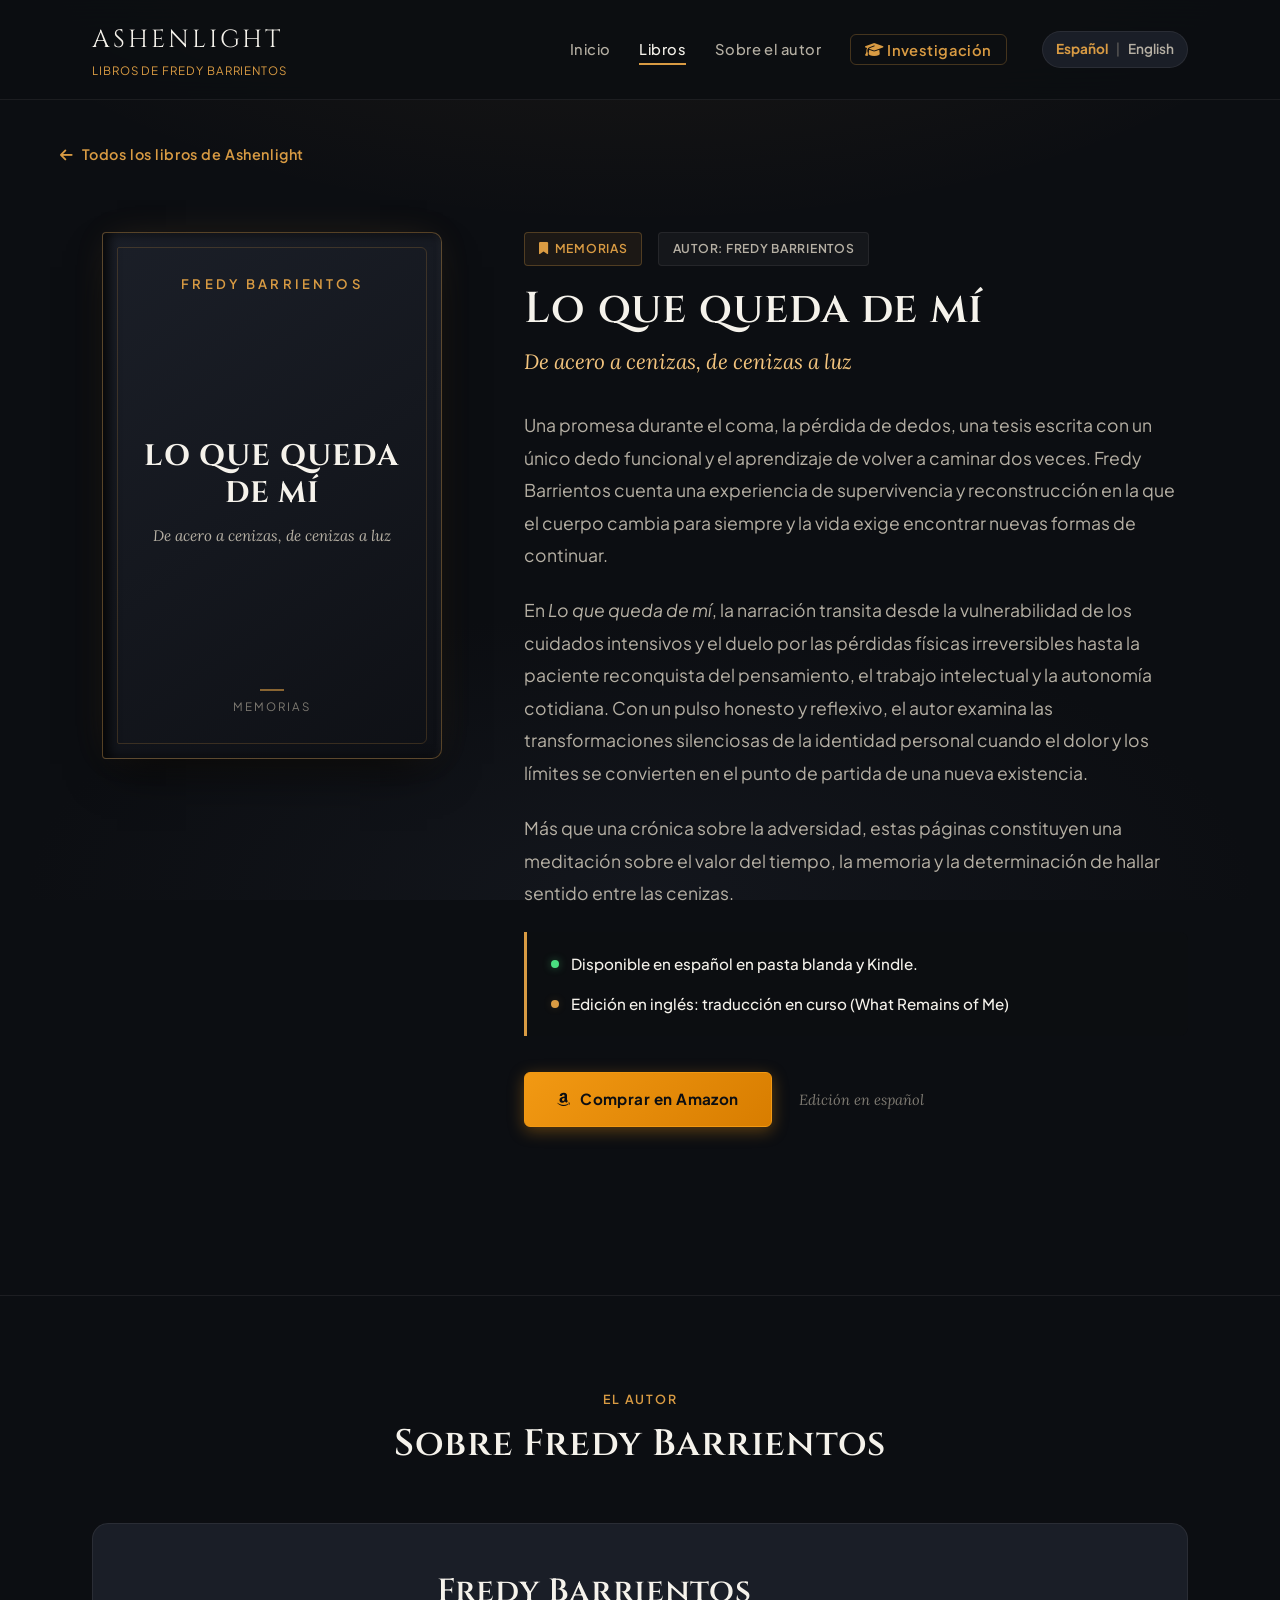
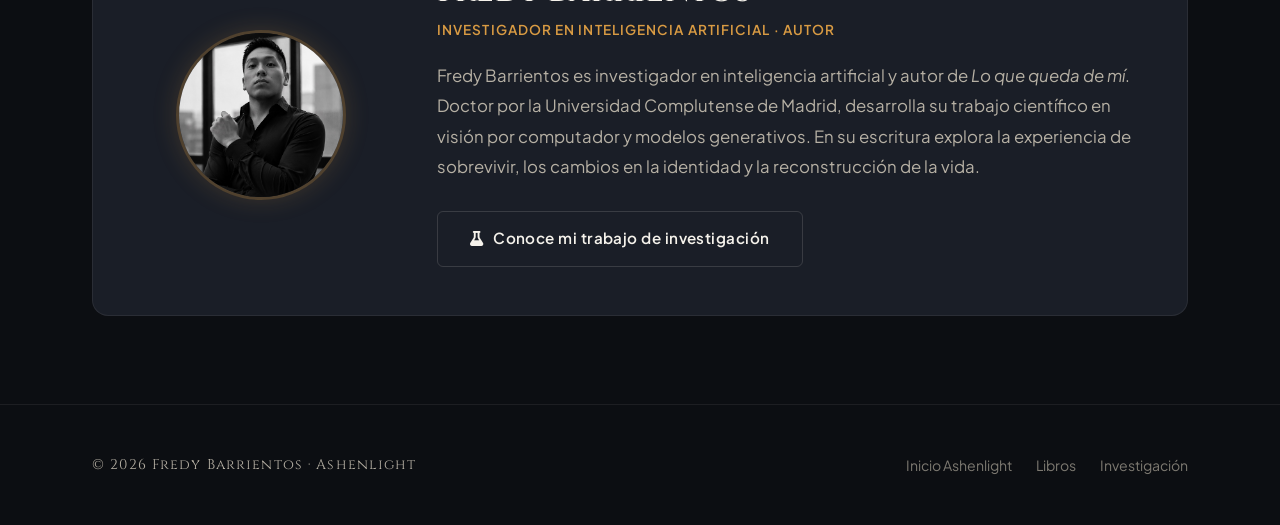
<file: ashenlight/lo-que-queda-de-mi/index.html>
<!DOCTYPE html>
<html lang="es">
<head>
    <meta charset="UTF-8">
    <meta name="viewport" content="width=device-width, initial-scale=1.0">
    <title>Lo que queda de mí — Fredy Barrientos | Ashenlight</title>
    <meta name="description" content="Libro de memorias de Fredy Barrientos: De acero a cenizas, de cenizas a luz. Una experiencia de supervivencia, identidad y reconstrucción personal.">
    <meta name="keywords" content="Lo que queda de mí, Fredy Barrientos, What Remains of Me, Ashenlight, Memorias, Supervivencia, Resiliencia, Reconstrucción">
    <meta name="author" content="Fredy Barrientos">

    <!-- Enlaces Canónicos e Idiomáticos -->
    <link rel="canonical" href="https://fbarrientos.github.io/ashenlight/lo-que-queda-de-mi/">
    <link rel="alternate" hreflang="es" href="https://fbarrientos.github.io/ashenlight/lo-que-queda-de-mi/">
    <link rel="alternate" hreflang="en" href="https://fbarrientos.github.io/en/ashenlight/lo-que-queda-de-mi/">
    <link rel="alternate" hreflang="x-default" href="https://fbarrientos.github.io/ashenlight/lo-que-queda-de-mi/">

    <!-- Metadatos Open Graph / Facebook -->
    <meta property="og:type" content="book">
    <meta property="og:url" content="https://fbarrientos.github.io/ashenlight/lo-que-queda-de-mi/">
    <meta property="og:title" content="Lo que queda de mí — Fredy Barrientos">
    <meta property="og:description" content="De acero a cenizas, de cenizas a luz. Una experiencia de supervivencia y reconstrucción de la vida después de que el cuerpo cambia para siempre.">
    <meta property="og:site_name" content="Ashenlight">

    <!-- Twitter Card -->
    <meta name="twitter:card" content="summary_large_image">
    <meta name="twitter:url" content="https://fbarrientos.github.io/ashenlight/lo-que-queda-de-mi/">
    <meta name="twitter:title" content="Lo que queda de mí — Fredy Barrientos">
    <meta name="twitter:description" content="De acero a cenizas, de cenizas a luz. Memorias de Fredy Barrientos.">

    <!-- Tipografía Google Fonts -->
    <link rel="preconnect" href="https://fonts.googleapis.com">
    <link rel="preconnect" href="https://fonts.gstatic.com" crossorigin>
    <link href="https://fonts.googleapis.com/css2?family=Cinzel:wght@500;600;700&family=Lora:ital,wght@0,400;0,500;0,600;1,400&family=Plus+Jakarta+Sans:wght@300;400;500;600;700&display=swap" rel="stylesheet">

    <!-- FontAwesome Icons -->
    <link rel="stylesheet" href="https://cdnjs.cloudflare.com/ajax/libs/font-awesome/6.4.0/css/all.min.css">

    <!-- Estilos de Ashenlight -->
    <link rel="stylesheet" href="../css/ashenlight.css">

    <!-- Datos Estructurados Schema.org -->
    <script type="application/ld+json">
    {
      "@context": "https://schema.org",
      "@graph": [
        {
          "@type": "Person",
          "@id": "https://fbarrientos.github.io/#person",
          "name": "Fredy Barrientos",
          "jobTitle": "Investigador en Inteligencia Artificial y Autor",
          "url": "https://fbarrientos.github.io/"
        },
        {
          "@type": "Book",
          "@id": "https://fbarrientos.github.io/ashenlight/lo-que-queda-de-mi/#book",
          "name": "Lo que queda de mí",
          "alternateName": "What Remains of Me",
          "author": {
            "@id": "https://fbarrientos.github.io/#person"
          },
          "genre": "Memorias",
          "inLanguage": "es",
          "description": "Una promesa durante el coma, la pérdida de dedos, una tesis escrita con un único dedo funcional y el aprendizaje de volver a caminar dos veces. Fredy Barrientos cuenta una experiencia de supervivencia y reconstrucción en la que el cuerpo cambia para siempre y la vida exige encontrar nuevas formas de continuar."
        }
      ]
    }
    </script>
</head>
<body>

    <!-- Cabecera y Navegación -->
    <header class="al-header">
        <div class="al-container al-header-inner">
            <a href="../index.html" class="al-brand" aria-label="Ashenlight - Inicio">
                <span class="al-brand-title">Ashenlight</span>
                <span class="al-brand-subtitle">Libros de Fredy Barrientos</span>
            </a>

            <!-- Botón Móvil -->
            <button class="al-mobile-toggle" aria-label="Abrir menú de navegación" aria-expanded="false">
                <i class="fa-solid fa-bars"></i>
            </button>

            <!-- Menú de Navegación -->
            <div class="al-nav-wrapper">
                <nav aria-label="Navegación principal">
                    <ul class="al-nav-list">
                        <li><a href="../index.html" class="al-nav-link">Inicio</a></li>
                        <li><a href="index.html" class="al-nav-link active" aria-current="page">Libros</a></li>
                        <li><a href="#autor" class="al-nav-link">Sobre el autor</a></li>
                        <li><a href="../../index.html" class="al-nav-link al-nav-academic"><i class="fa-solid fa-graduation-cap"></i> Investigación</a></li>
                    </ul>
                </nav>

                <!-- Selector de Idioma (Español | English) -->
                <div class="al-lang-switcher" aria-label="Seleccionar idioma">
                    <span class="al-lang-option active" aria-current="true">Español</span>
                    <span class="al-lang-divider" aria-hidden="true">|</span>
                    <a href="../../en/ashenlight/lo-que-queda-de-mi/index.html" class="al-lang-option" hreflang="en" lang="en">English</a>
                </div>
            </div>
        </div>
    </header>

    <!-- Contenido Principal -->
    <main>
        
        <div class="al-container al-book-page-header">
            <a href="../index.html" class="al-back-link">
                <i class="fa-solid fa-arrow-left"></i> Todos los libros de Ashenlight
            </a>
        </div>

        <!-- Sección Editorial del Libro -->
        <section class="al-section" style="padding-top: 1rem;">
            <div class="al-container">
                <div class="al-book-editorial-grid">
                    
                    <!-- Columna 1: Portada Protagonista Sobria -->
                    <div class="al-cover-wrapper">
                        <div class="al-book-cover" role="img" aria-label="Portada de Lo que queda de mí por Fredy Barrientos">
                            <div class="al-cover-inner-border"></div>
                            <span class="al-cover-author">FREDY BARRIENTOS</span>
                            <div class="al-cover-center">
                                <h1 class="al-cover-title">Lo que queda de mí</h1>
                                <p class="al-cover-subtitle">De acero a cenizas, de cenizas a luz</p>
                            </div>
                            <div class="al-cover-footer">
                                <div class="al-cover-emblem"></div>
                                <span class="al-cover-genre">MEMORIAS</span>
                            </div>
                        </div>
                    </div>

                    <!-- Columna 2: Ficha Editorial Completa -->
                    <div class="al-book-details">
                        <div class="al-book-meta-top">
                            <span class="al-badge al-badge-genre"><i class="fa-solid fa-bookmark"></i> Memorias</span>
                            <span class="al-badge" style="background: rgba(255,255,255,0.04); color: var(--al-text-secondary); border: 1px solid var(--al-border-subtle);">
                                Autor: Fredy Barrientos
                            </span>
                        </div>

                        <h2 class="al-book-main-title">Lo que queda de mí</h2>
                        <p class="al-book-main-subtitle">De acero a cenizas, de cenizas a luz</p>

                        <!-- Sinopsis Editorial -->
                        <div class="al-synopsis-paragraphs">
                            <p>
                                Una promesa durante el coma, la pérdida de dedos, una tesis escrita con un único dedo funcional y el aprendizaje de volver a caminar dos veces. Fredy Barrientos cuenta una experiencia de supervivencia y reconstrucción en la que el cuerpo cambia para siempre y la vida exige encontrar nuevas formas de continuar.
                            </p>
                            <p>
                                En <em>Lo que queda de mí</em>, la narración transita desde la vulnerabilidad de los cuidados intensivos y el duelo por las pérdidas físicas irreversibles hasta la paciente reconquista del pensamiento, el trabajo intelectual y la autonomía cotidiana. Con un pulso honesto y reflexivo, el autor examina las transformaciones silenciosas de la identidad personal cuando el dolor y los límites se convierten en el punto de partida de una nueva existencia.
                            </p>
                            <p>
                                Más que una crónica sobre la adversidad, estas páginas constituyen una meditación sobre el valor del tiempo, la memoria y la determinación de hallar sentido entre las cenizas.
                            </p>
                        </div>

                        <!-- Estado de Disponibilidad por Idioma y Formatos -->
                        <div class="al-editions-status">
                            <div class="al-edition-item">
                                <span class="al-status-dot al-status-available" aria-hidden="true"></span>
                                <span class="al-edition-label">Disponible en español en pasta blanda y Kindle.</span>
                            </div>
                            <div class="al-edition-item">
                                <span class="al-status-dot al-status-progress" aria-hidden="true"></span>
                                <span class="al-edition-label">Edición en inglés: traducción en curso (What Remains of Me)</span>
                            </div>
                        </div>

                        <!-- Botón de Compra en Amazon -->
                        <div class="al-book-actions" id="purchaseActionContainer">
                            <a href="https://a.co/d/05y5ee6Q" target="_blank" rel="noopener noreferrer" class="al-btn al-btn-amazon">
                                <i class="fa-brands fa-amazon"></i> Comprar en Amazon
                            </a>
                            <span class="al-buy-note">Edición en español</span>
                        </div>
                    </div>

                </div>

                <!-- Espacio Preparado para Fragmento de Lectura (Reservado según directriz editorial) -->
                <div class="al-excerpt-section" id="fragmento-lectura" style="display: none;">
                    <div class="al-section-heading">
                        <span class="al-section-tag">Lectura</span>
                        <h3 class="al-section-title">Fragmento de Lectura</h3>
                    </div>
                    <div class="al-excerpt-container al-container-narrow">
                        <!-- El fragmento autorizado se incorporará aquí sin alterar la estructura del sitio -->
                    </div>
                </div>

            </div>
        </section>

        <!-- Sección Sobre el Autor -->
        <section class="al-section" id="autor">
            <div class="al-container">
                <div class="al-section-heading">
                    <span class="al-section-tag">El Autor</span>
                    <h3 class="al-section-title">Sobre Fredy Barrientos</h3>
                </div>

                <div class="al-author-card">
                    <div class="al-author-avatar-box">
                        <img src="../../images/avatar2.jpg" alt="Fredy Barrientos" class="al-author-avatar" onerror="this.src='https://api.dicebear.com/7.x/bottts/svg?seed=Fredy&backgroundColor=0d0f14'">
                    </div>
                    <div class="al-author-content">
                        <h3>Fredy Barrientos</h3>
                        <p class="al-author-credentials">Investigador en Inteligencia Artificial &middot; Autor</p>
                        <p class="al-author-bio">
                            Fredy Barrientos es investigador en inteligencia artificial y autor de <em>Lo que queda de mí</em>. Doctor por la Universidad Complutense de Madrid, desarrolla su trabajo científico en visión por computador y modelos generativos. En su escritura explora la experiencia de sobrevivir, los cambios en la identidad y la reconstrucción de la vida.
                        </p>
                        <a href="../../index.html" class="al-btn al-btn-secondary">
                            <i class="fa-solid fa-flask"></i> Conoce mi trabajo de investigación
                        </a>
                    </div>
                </div>
            </div>
        </section>

    </main>

    <!-- Pie de página -->
    <footer class="al-footer">
        <div class="al-container al-footer-inner">
            <div class="al-footer-brand">
                <span>&copy; 2026 Fredy Barrientos &middot; Ashenlight</span>
            </div>
            <div class="al-footer-links">
                <a href="../index.html" class="al-footer-link">Inicio Ashenlight</a>
                <a href="index.html" class="al-footer-link">Libros</a>
                <a href="../../index.html" class="al-footer-link">Investigación</a>
            </div>
        </div>
    </footer>

    <!-- Scripts de Ashenlight -->
    <script src="../js/ashenlight-config.js"></script>
    <script src="../js/ashenlight.js"></script>
</body>
</html>
</file>
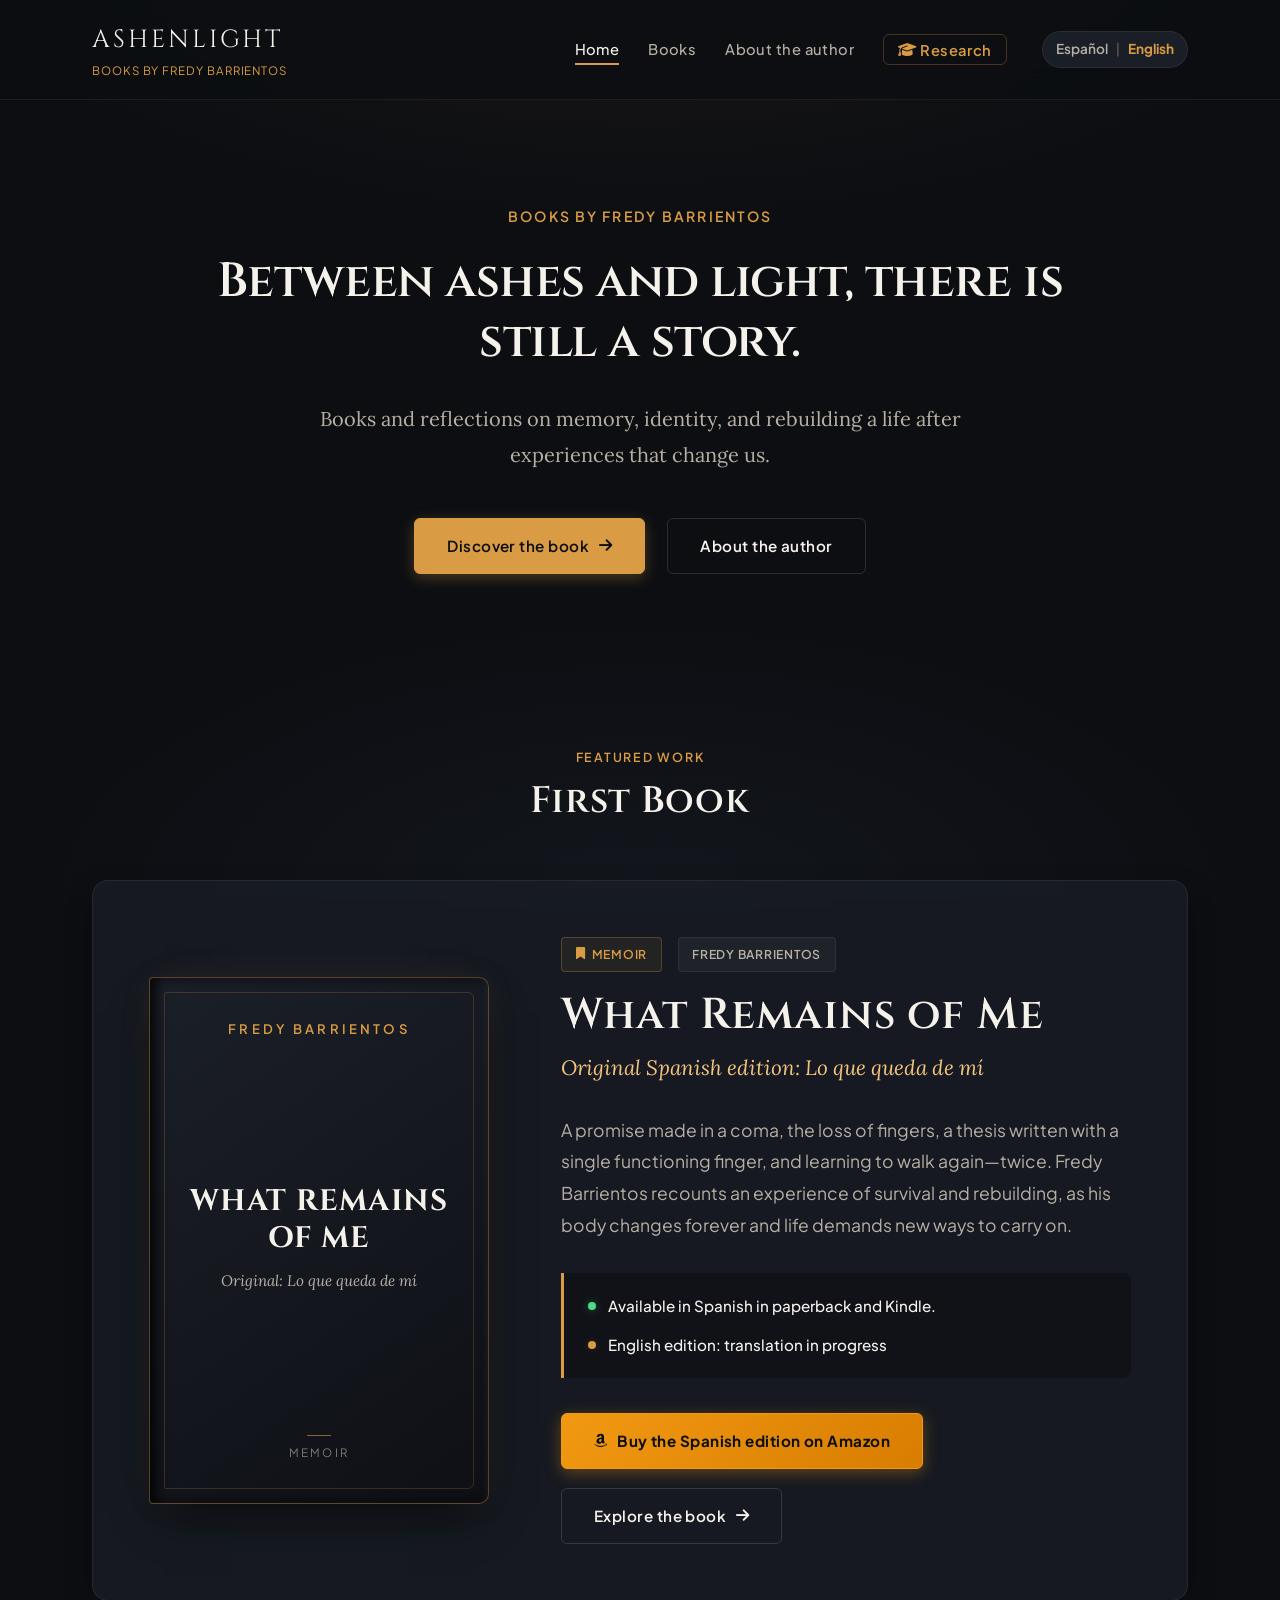
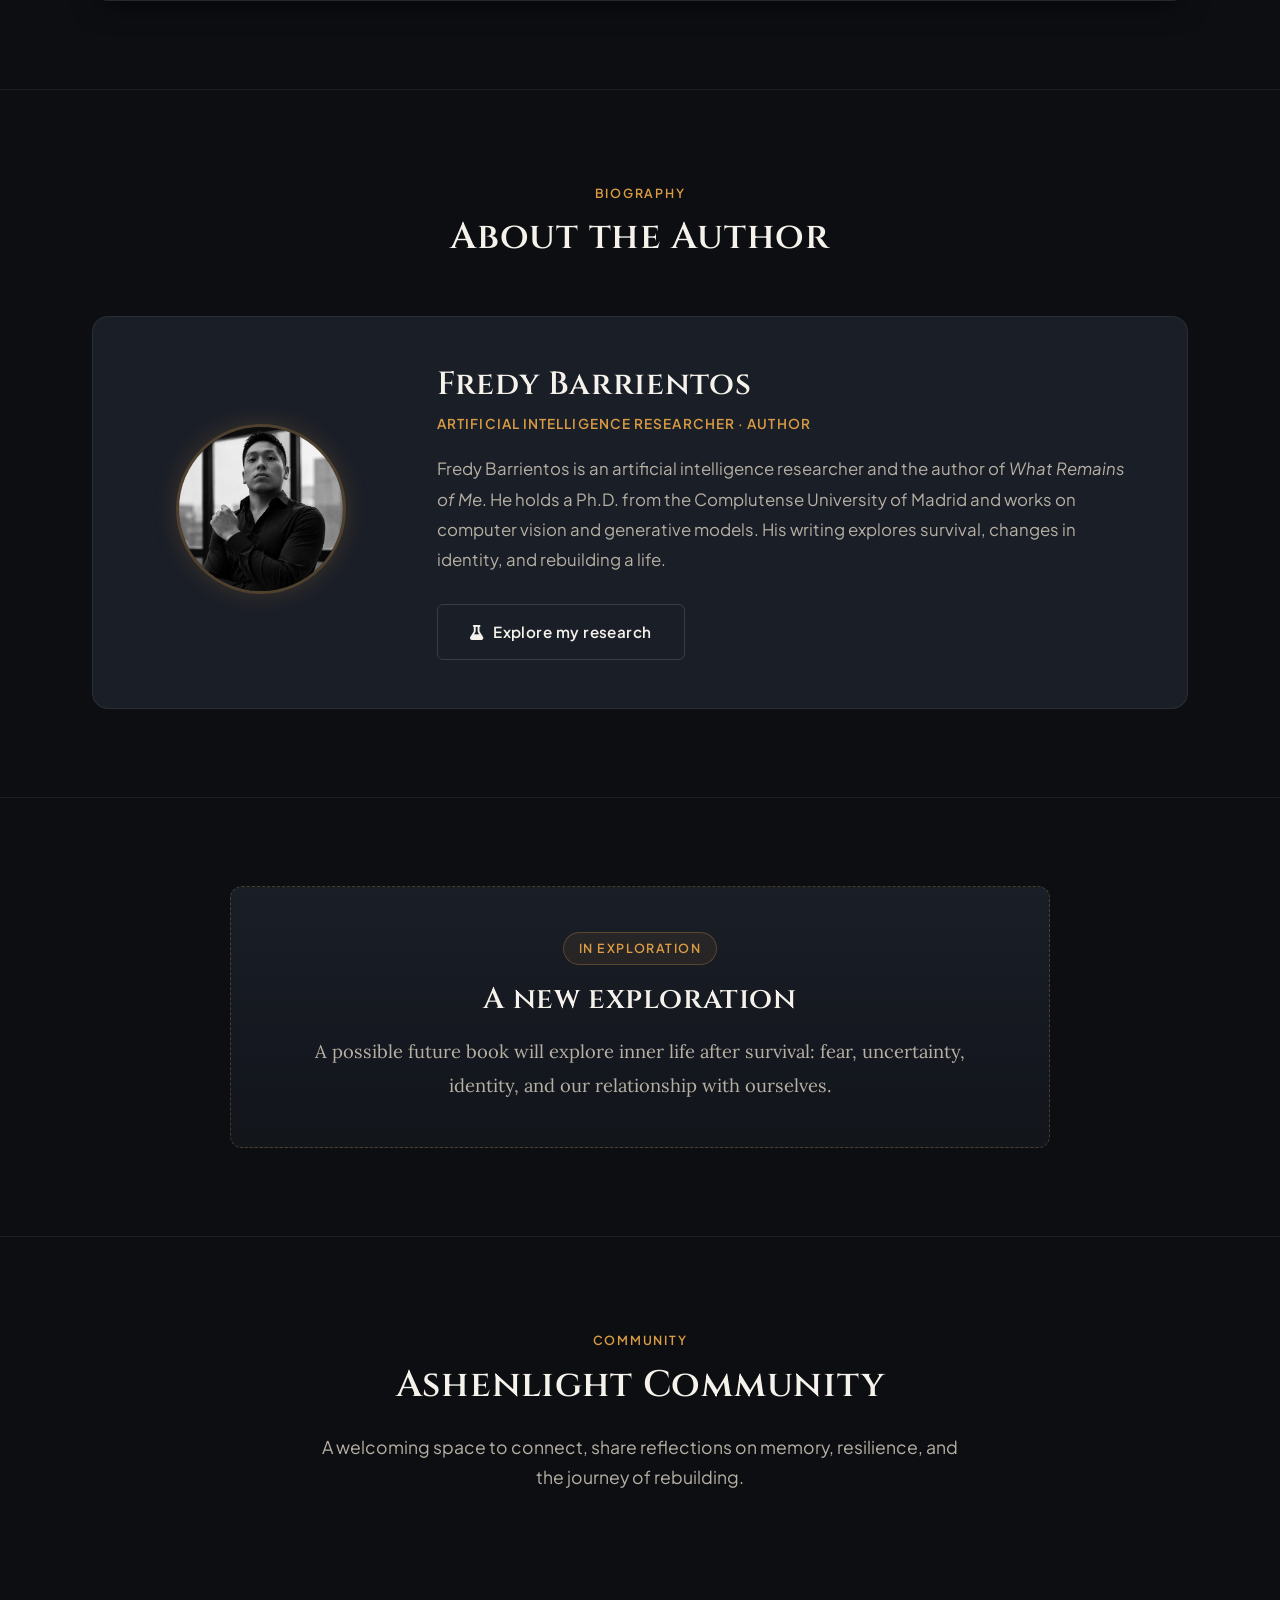
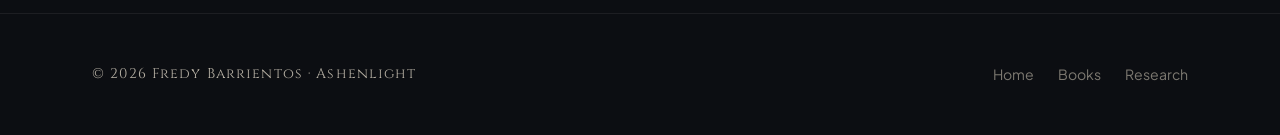
<file: en/ashenlight/index.html>
<!DOCTYPE html>
<html lang="en">
<head>
    <meta charset="UTF-8">
    <meta name="viewport" content="width=device-width, initial-scale=1.0">
    <title>Ashenlight — Books by Fredy Barrientos | Literary Space</title>
    <meta name="description" content="Literary space by Fredy Barrientos. Books and reflections on memory, identity, and rebuilding a life after experiences that change us.">
    <meta name="keywords" content="Ashenlight, Fredy Barrientos, What Remains of Me, Lo que queda de mi, Memoir, Survival, Identity, Rebuilding">
    <meta name="author" content="Fredy Barrientos">

    <!-- Canonical & Alternate Links -->
    <link rel="canonical" href="https://fbarrientos.github.io/en/ashenlight/">
    <link rel="alternate" hreflang="es" href="https://fbarrientos.github.io/ashenlight/">
    <link rel="alternate" hreflang="en" href="https://fbarrientos.github.io/en/ashenlight/">
    <link rel="alternate" hreflang="x-default" href="https://fbarrientos.github.io/ashenlight/">

    <!-- Open Graph / Facebook -->
    <meta property="og:type" content="website">
    <meta property="og:url" content="https://fbarrientos.github.io/en/ashenlight/">
    <meta property="og:title" content="Ashenlight — Books by Fredy Barrientos">
    <meta property="og:description" content="Between ashes and light, there is still a story. Books and reflections on memory, identity, and rebuilding.">
    <meta property="og:site_name" content="Ashenlight">

    <!-- Twitter Card -->
    <meta name="twitter:card" content="summary_large_image">
    <meta name="twitter:url" content="https://fbarrientos.github.io/en/ashenlight/">
    <meta name="twitter:title" content="Ashenlight — Books by Fredy Barrientos">
    <meta name="twitter:description" content="Between ashes and light, there is still a story. Literary space by Fredy Barrientos.">

    <!-- Google Fonts -->
    <link rel="preconnect" href="https://fonts.googleapis.com">
    <link rel="preconnect" href="https://fonts.gstatic.com" crossorigin>
    <link href="https://fonts.googleapis.com/css2?family=Cinzel:wght@500;600;700&family=Lora:ital,wght@0,400;0,500;0,600;1,400&family=Plus+Jakarta+Sans:wght@300;400;500;600;700&display=swap" rel="stylesheet">

    <!-- FontAwesome Icons -->
    <link rel="stylesheet" href="https://cdnjs.cloudflare.com/ajax/libs/font-awesome/6.4.0/css/all.min.css">

    <!-- Ashenlight Stylesheet -->
    <link rel="stylesheet" href="../../ashenlight/css/ashenlight.css">

    <!-- Structured Data Schema.org -->
    <script type="application/ld+json">
    {
      "@context": "https://schema.org",
      "@graph": [
        {
          "@type": "Person",
          "@id": "https://fbarrientos.github.io/#person",
          "name": "Fredy Barrientos",
          "jobTitle": "Artificial Intelligence Researcher and Author",
          "url": "https://fbarrientos.github.io/",
          "sameAs": [
            "https://twitter.com/fbarrientose",
            "https://www.linkedin.com/in/fredybarrientos/",
            "https://github.com/fbarrientos"
          ]
        },
        {
          "@type": "Book",
          "@id": "https://fbarrientos.github.io/en/ashenlight/lo-que-queda-de-mi/#book",
          "name": "What Remains of Me",
          "alternateName": "Lo que queda de mí",
          "author": {
            "@id": "https://fbarrientos.github.io/#person"
          },
          "genre": "Memoir",
          "inLanguage": "en",
          "description": "A promise made in a coma, the loss of fingers, a thesis written with a single functioning finger, and learning to walk again—twice. An experience of survival and rebuilding."
        }
      ]
    }
    </script>
</head>
<body>

    <!-- Header & Navigation -->
    <header class="al-header">
        <div class="al-container al-header-inner">
            <a href="index.html" class="al-brand" aria-label="Ashenlight - Home">
                <span class="al-brand-title">Ashenlight</span>
                <span class="al-brand-subtitle">Books by Fredy Barrientos</span>
            </a>

            <!-- Mobile Toggle -->
            <button class="al-mobile-toggle" aria-label="Open navigation menu" aria-expanded="false">
                <i class="fa-solid fa-bars"></i>
            </button>

            <!-- Navigation Menu -->
            <div class="al-nav-wrapper">
                <nav aria-label="Primary navigation">
                    <ul class="al-nav-list">
                        <li><a href="index.html" class="al-nav-link active" aria-current="page">Home</a></li>
                        <li><a href="lo-que-queda-de-mi/index.html" class="al-nav-link">Books</a></li>
                        <li><a href="#author" class="al-nav-link">About the author</a></li>
                        <li><a href="../../index.html" class="al-nav-link al-nav-academic"><i class="fa-solid fa-graduation-cap"></i> Research</a></li>
                    </ul>
                </nav>

                <!-- Language Switcher (Español | English) -->
                <div class="al-lang-switcher" aria-label="Select language">
                    <a href="../../ashenlight/index.html" class="al-lang-option" hreflang="es" lang="es">Español</a>
                    <span class="al-lang-divider" aria-hidden="true">|</span>
                    <span class="al-lang-option active" aria-current="true">English</span>
                </div>
            </div>
        </div>
    </header>

    <!-- Main Content -->
    <main>
        
        <!-- A. Presentation Section (Hero) -->
        <section class="al-hero">
            <div class="al-container">
                <p class="al-hero-subtitle">Books by Fredy Barrientos</p>
                <h1 class="al-hero-motto">Between ashes and light, there is still a story.</h1>
                <p class="al-hero-lead">
                    Books and reflections on memory, identity, and rebuilding a life after experiences that change us.
                </p>
                <div class="al-hero-actions">
                    <a href="lo-que-queda-de-mi/index.html" class="al-btn al-btn-primary">
                        Discover the book <i class="fa-solid fa-arrow-right"></i>
                    </a>
                    <a href="#author" class="al-btn al-btn-secondary">
                        About the author
                    </a>
                </div>
            </div>
        </section>

        <!-- B. Featured Book Section -->
        <section class="al-section" id="books">
            <div class="al-container">
                <div class="al-section-heading">
                    <span class="al-section-tag">Featured Work</span>
                    <h2 class="al-section-title">First Book</h2>
                </div>

                <div class="al-book-feature">
                    <!-- Sober Book Cover Composition -->
                    <div class="al-cover-wrapper">
                        <div class="al-book-cover" role="img" aria-label="Book cover of What Remains of Me by Fredy Barrientos">
                            <div class="al-cover-inner-border"></div>
                            <span class="al-cover-author">FREDY BARRIENTOS</span>
                            <div class="al-cover-center">
                                <h3 class="al-cover-title">What Remains of Me</h3>
                                <p class="al-cover-subtitle">Original: Lo que queda de mí</p>
                            </div>
                            <div class="al-cover-footer">
                                <div class="al-cover-emblem"></div>
                                <span class="al-cover-genre">MEMOIR</span>
                            </div>
                        </div>
                    </div>

                    <!-- Details and Short Synopsis -->
                    <div class="al-book-details">
                        <div class="al-book-meta-top">
                            <span class="al-badge al-badge-genre"><i class="fa-solid fa-bookmark"></i> Memoir</span>
                            <span class="al-badge" style="background: rgba(255,255,255,0.04); color: var(--al-text-secondary); border: 1px solid var(--al-border-subtle);">
                                Fredy Barrientos
                            </span>
                        </div>

                        <h3 class="al-book-main-title">What Remains of Me</h3>
                        <p class="al-book-main-subtitle text-italic">Original Spanish edition: Lo que queda de mí</p>

                        <p class="al-book-synopsis">
                            A promise made in a coma, the loss of fingers, a thesis written with a single functioning finger, and learning to walk again—twice. Fredy Barrientos recounts an experience of survival and rebuilding, as his body changes forever and life demands new ways to carry on.
                        </p>

                        <!-- Availability by Language & Formats -->
                        <div class="al-editions-status">
                            <div class="al-edition-item">
                                <span class="al-status-dot al-status-available" aria-hidden="true"></span>
                                <span class="al-edition-label">Available in Spanish in paperback and Kindle.</span>
                            </div>
                            <div class="al-edition-item">
                                <span class="al-status-dot al-status-progress" aria-hidden="true"></span>
                                <span class="al-edition-label">English edition: translation in progress</span>
                            </div>
                        </div>

                        <!-- Actions: Buy on Amazon and Explore Book -->
                        <div class="al-book-actions">
                            <a href="https://a.co/d/05y5ee6Q" target="_blank" rel="noopener noreferrer" class="al-btn al-btn-amazon">
                                <i class="fa-brands fa-amazon"></i> Buy the Spanish edition on Amazon
                            </a>
                            <a href="lo-que-queda-de-mi/index.html" class="al-btn al-btn-secondary">
                                Explore the book <i class="fa-solid fa-arrow-right"></i>
                            </a>
                        </div>
                    </div>
                </div>
            </div>
        </section>

        <!-- C. About the Author Section -->
        <section class="al-section" id="author">
            <div class="al-container">
                <div class="al-section-heading">
                    <span class="al-section-tag">Biography</span>
                    <h2 class="al-section-title">About the Author</h2>
                </div>

                <div class="al-author-card">
                    <div class="al-author-avatar-box">
                        <img src="../../images/avatar2.jpg" alt="Fredy Barrientos" class="al-author-avatar" onerror="this.src='https://api.dicebear.com/7.x/bottts/svg?seed=Fredy&backgroundColor=0d0f14'">
                    </div>
                    <div class="al-author-content">
                        <h3>Fredy Barrientos</h3>
                        <p class="al-author-credentials">Artificial Intelligence Researcher &middot; Author</p>
                        <p class="al-author-bio">
                            Fredy Barrientos is an artificial intelligence researcher and the author of <em>What Remains of Me</em>. He holds a Ph.D. from the Complutense University of Madrid and works on computer vision and generative models. His writing explores survival, changes in identity, and rebuilding a life.
                        </p>
                        <a href="../../index.html" class="al-btn al-btn-secondary">
                            <i class="fa-solid fa-flask"></i> Explore my research
                        </a>
                    </div>
                </div>
            </div>
        </section>

        <!-- D. What Comes Next Section -->
        <section class="al-section" id="what-comes-next">
            <div class="al-container">
                <div class="al-next-exploration">
                    <span class="al-next-badge">In exploration</span>
                    <h2 class="al-next-title">A new exploration</h2>
                    <p class="al-next-text">
                        A possible future book will explore inner life after survival: fear, uncertainty, identity, and our relationship with ourselves.
                    </p>
                </div>
            </div>
        </section>

        <!-- E. Ashenlight Community Section -->
        <section class="al-section" id="community">
            <div class="al-container al-community-box">
                <div class="al-section-heading" style="margin-bottom: 1.5rem;">
                    <span class="al-section-tag">Community</span>
                    <h2 class="al-section-title">Ashenlight Community</h2>
                </div>
                <p class="al-community-intro">
                    A welcoming space to connect, share reflections on memory, resilience, and the journey of rebuilding.
                </p>

                <!-- Social channels: managed dynamically via verified URLs in ashenlight-config.js -->
                <div class="al-social-channels">
                    <a href="" target="_blank" rel="noopener noreferrer" class="al-social-link" data-network="facebook" aria-label="Ashenlight on Facebook">
                        <i class="fa-brands fa-facebook-f"></i> Facebook
                    </a>
                    <a href="" target="_blank" rel="noopener noreferrer" class="al-social-link" data-network="instagram" aria-label="Ashenlight on Instagram">
                        <i class="fa-brands fa-instagram"></i> Instagram
                    </a>
                    <a href="" target="_blank" rel="noopener noreferrer" class="al-social-link" data-network="youtube" aria-label="Ashenlight on YouTube">
                        <i class="fa-brands fa-youtube"></i> YouTube
                    </a>
                </div>
            </div>
        </section>

    </main>

    <!-- Footer -->
    <footer class="al-footer">
        <div class="al-container al-footer-inner">
            <div class="al-footer-brand">
                <span>&copy; 2026 Fredy Barrientos &middot; Ashenlight</span>
            </div>
            <div class="al-footer-links">
                <a href="index.html" class="al-footer-link">Home</a>
                <a href="lo-que-queda-de-mi/index.html" class="al-footer-link">Books</a>
                <a href="../../index.html" class="al-footer-link">Research</a>
            </div>
        </div>
    </footer>

    <!-- Ashenlight Scripts -->
    <script src="../../ashenlight/js/ashenlight-config.js"></script>
    <script src="../../ashenlight/js/ashenlight.js"></script>
</body>
</html>
</file>
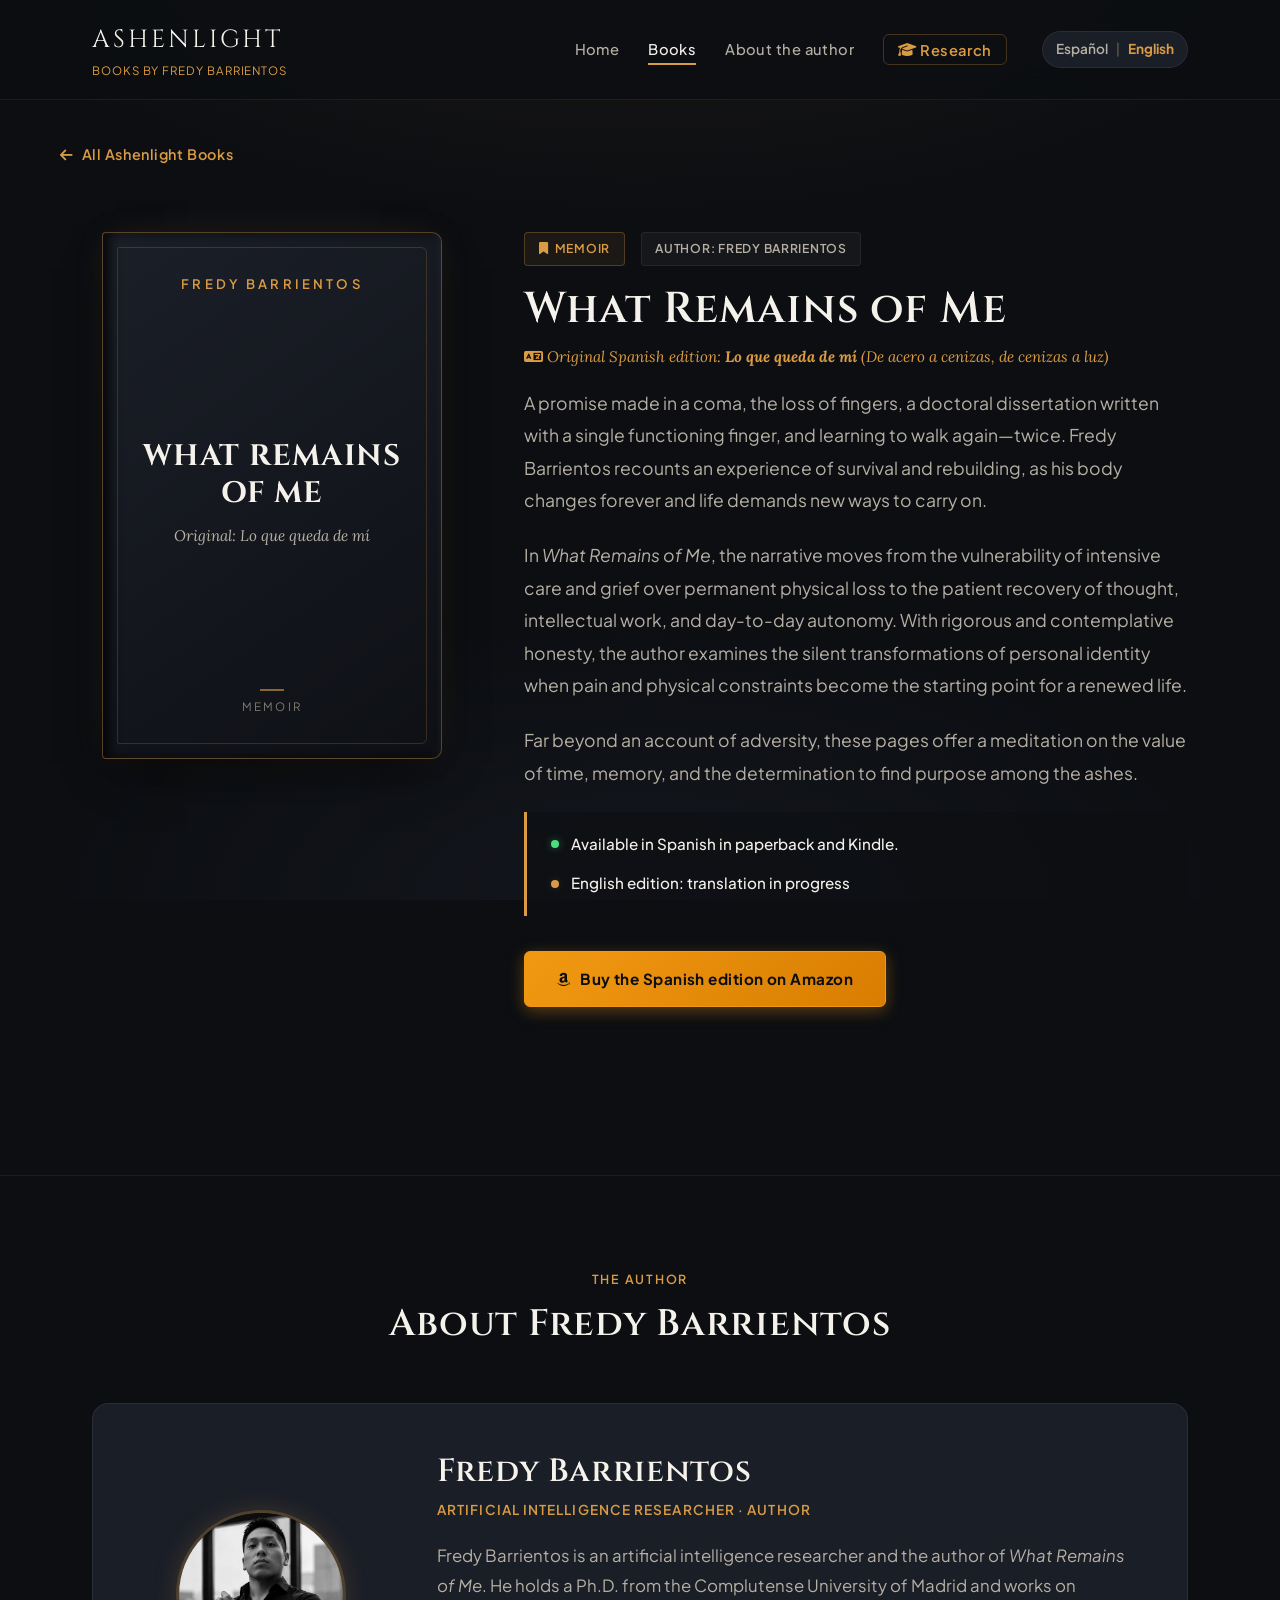
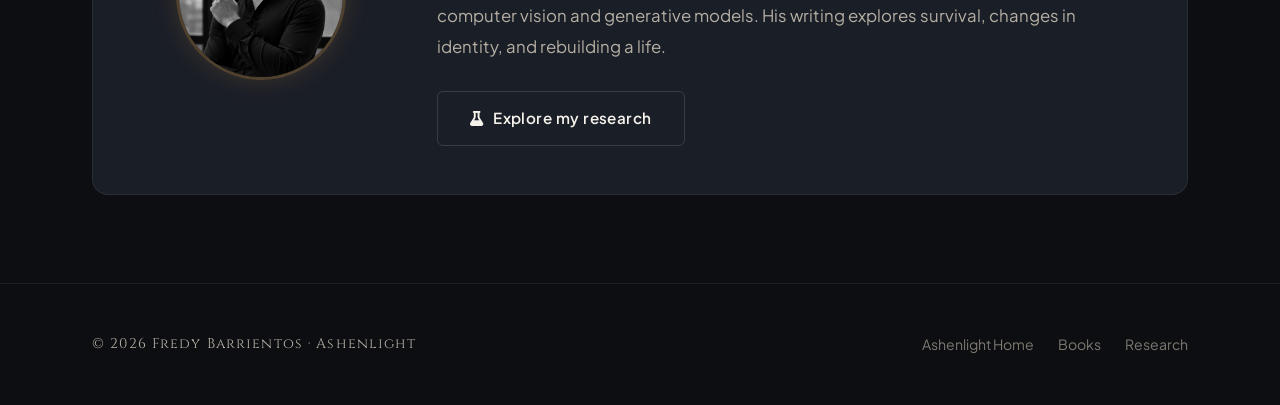
<file: en/ashenlight/lo-que-queda-de-mi/index.html>
<!DOCTYPE html>
<html lang="en">
<head>
    <meta charset="UTF-8">
    <meta name="viewport" content="width=device-width, initial-scale=1.0">
    <title>What Remains of Me — Fredy Barrientos | Ashenlight</title>
    <meta name="description" content="Memoir by Fredy Barrientos: What Remains of Me (original Spanish title: Lo que queda de mí). An account of survival, identity, and personal renewal.">
    <meta name="keywords" content="What Remains of Me, Lo que queda de mi, Fredy Barrientos, Ashenlight, Memoir, Survival, Resilience, Identity">
    <meta name="author" content="Fredy Barrientos">

    <!-- Canonical & Alternate Links -->
    <link rel="canonical" href="https://fbarrientos.github.io/en/ashenlight/lo-que-queda-de-mi/">
    <link rel="alternate" hreflang="es" href="https://fbarrientos.github.io/ashenlight/lo-que-queda-de-mi/">
    <link rel="alternate" hreflang="en" href="https://fbarrientos.github.io/en/ashenlight/lo-que-queda-de-mi/">
    <link rel="alternate" hreflang="x-default" href="https://fbarrientos.github.io/ashenlight/lo-que-queda-de-mi/">

    <!-- Open Graph / Facebook -->
    <meta property="og:type" content="book">
    <meta property="og:url" content="https://fbarrientos.github.io/en/ashenlight/lo-que-queda-de-mi/">
    <meta property="og:title" content="What Remains of Me — Fredy Barrientos">
    <meta property="og:description" content="An experience of survival and rebuilding a life after the body changes forever. Original Spanish edition: Lo que queda de mí.">
    <meta property="og:site_name" content="Ashenlight">

    <!-- Twitter Card -->
    <meta name="twitter:card" content="summary_large_image">
    <meta name="twitter:url" content="https://fbarrientos.github.io/en/ashenlight/lo-que-queda-de-mi/">
    <meta name="twitter:title" content="What Remains of Me — Fredy Barrientos">
    <meta name="twitter:description" content="Memoir by Fredy Barrientos. Original Spanish title: Lo que queda de mí.">

    <!-- Google Fonts -->
    <link rel="preconnect" href="https://fonts.googleapis.com">
    <link rel="preconnect" href="https://fonts.gstatic.com" crossorigin>
    <link href="https://fonts.googleapis.com/css2?family=Cinzel:wght@500;600;700&family=Lora:ital,wght@0,400;0,500;0,600;1,400&family=Plus+Jakarta+Sans:wght@300;400;500;600;700&display=swap" rel="stylesheet">

    <!-- FontAwesome Icons -->
    <link rel="stylesheet" href="https://cdnjs.cloudflare.com/ajax/libs/font-awesome/6.4.0/css/all.min.css">

    <!-- Ashenlight Stylesheet -->
    <link rel="stylesheet" href="../../../ashenlight/css/ashenlight.css">

    <!-- Structured Data Schema.org -->
    <script type="application/ld+json">
    {
      "@context": "https://schema.org",
      "@graph": [
        {
          "@type": "Person",
          "@id": "https://fbarrientos.github.io/#person",
          "name": "Fredy Barrientos",
          "jobTitle": "Artificial Intelligence Researcher and Author",
          "url": "https://fbarrientos.github.io/"
        },
        {
          "@type": "Book",
          "@id": "https://fbarrientos.github.io/en/ashenlight/lo-que-queda-de-mi/#book",
          "name": "What Remains of Me",
          "alternateName": "Lo que queda de mí",
          "author": {
            "@id": "https://fbarrientos.github.io/#person"
          },
          "genre": "Memoir",
          "inLanguage": "en",
          "description": "A promise made in a coma, the loss of fingers, a thesis written with a single functioning finger, and learning to walk again—twice. Fredy Barrientos recounts an experience of survival and rebuilding, as his body changes forever and life demands new ways to carry on."
        }
      ]
    }
    </script>
</head>
<body>

    <!-- Header & Navigation -->
    <header class="al-header">
        <div class="al-container al-header-inner">
            <a href="../index.html" class="al-brand" aria-label="Ashenlight - Home">
                <span class="al-brand-title">Ashenlight</span>
                <span class="al-brand-subtitle">Books by Fredy Barrientos</span>
            </a>

            <!-- Mobile Toggle -->
            <button class="al-mobile-toggle" aria-label="Open navigation menu" aria-expanded="false">
                <i class="fa-solid fa-bars"></i>
            </button>

            <!-- Navigation Menu -->
            <div class="al-nav-wrapper">
                <nav aria-label="Primary navigation">
                    <ul class="al-nav-list">
                        <li><a href="../index.html" class="al-nav-link">Home</a></li>
                        <li><a href="index.html" class="al-nav-link active" aria-current="page">Books</a></li>
                        <li><a href="#author" class="al-nav-link">About the author</a></li>
                        <li><a href="../../../index.html#bio" class="al-nav-link al-nav-academic"><i class="fa-solid fa-graduation-cap"></i> Research</a></li>
                    </ul>
                </nav>

                <!-- Language Switcher (Español | English) -->
                <div class="al-lang-switcher" aria-label="Select language">
                    <a href="../../../ashenlight/lo-que-queda-de-mi/index.html" class="al-lang-option" hreflang="es" lang="es">Español</a>
                    <span class="al-lang-divider" aria-hidden="true">|</span>
                    <span class="al-lang-option active" aria-current="true">English</span>
                </div>
            </div>
        </div>
    </header>

    <!-- Main Content -->
    <main>
        
        <div class="al-container al-book-page-header">
            <a href="../index.html" class="al-back-link">
                <i class="fa-solid fa-arrow-left"></i> All Ashenlight Books
            </a>
        </div>

        <!-- Editorial Book Section -->
        <section class="al-section" style="padding-top: 1rem;">
            <div class="al-container">
                <div class="al-book-editorial-grid">
                    
                    <!-- Column 1: Book Cover Composition -->
                    <div class="al-cover-wrapper">
                        <div class="al-book-cover" role="img" aria-label="Book cover of What Remains of Me by Fredy Barrientos">
                            <div class="al-cover-inner-border"></div>
                            <span class="al-cover-author">FREDY BARRIENTOS</span>
                            <div class="al-cover-center">
                                <h1 class="al-cover-title">What Remains of Me</h1>
                                <p class="al-cover-subtitle">Original: Lo que queda de mí</p>
                            </div>
                            <div class="al-cover-footer">
                                <div class="al-cover-emblem"></div>
                                <span class="al-cover-genre">MEMOIR</span>
                            </div>
                        </div>
                    </div>

                    <!-- Column 2: Full Editorial Details -->
                    <div class="al-book-details">
                        <div class="al-book-meta-top">
                            <span class="al-badge al-badge-genre"><i class="fa-solid fa-bookmark"></i> Memoir</span>
                            <span class="al-badge" style="background: rgba(255,255,255,0.04); color: var(--al-text-secondary); border: 1px solid var(--al-border-subtle);">
                                Author: Fredy Barrientos
                            </span>
                        </div>

                        <h2 class="al-book-main-title">What Remains of Me</h2>
                        <span class="al-original-title-notice">
                            <i class="fa-solid fa-language"></i> Original Spanish edition: <strong>Lo que queda de mí</strong> (<em>De acero a cenizas, de cenizas a luz</em>)
                        </span>

                        <!-- Editorial Synopsis -->
                        <div class="al-synopsis-paragraphs">
                            <p>
                                A promise made in a coma, the loss of fingers, a doctoral dissertation written with a single functioning finger, and learning to walk again—twice. Fredy Barrientos recounts an experience of survival and rebuilding, as his body changes forever and life demands new ways to carry on.
                            </p>
                            <p>
                                In <em>What Remains of Me</em>, the narrative moves from the vulnerability of intensive care and grief over permanent physical loss to the patient recovery of thought, intellectual work, and day-to-day autonomy. With rigorous and contemplative honesty, the author examines the silent transformations of personal identity when pain and physical constraints become the starting point for a renewed life.
                            </p>
                            <p>
                                Far beyond an account of adversity, these pages offer a meditation on the value of time, memory, and the determination to find purpose among the ashes.
                            </p>
                        </div>

                        <!-- Language Availability Status & Formats -->
                        <div class="al-editions-status">
                            <div class="al-edition-item">
                                <span class="al-status-dot al-status-available" aria-hidden="true"></span>
                                <span class="al-edition-label">Available in Spanish in paperback and Kindle.</span>
                            </div>
                            <div class="al-edition-item">
                                <span class="al-status-dot al-status-progress" aria-hidden="true"></span>
                                <span class="al-edition-label">English edition: translation in progress</span>
                            </div>
                        </div>

                        <!-- Purchase Action: Buy Spanish edition on Amazon -->
                        <div class="al-book-actions" id="purchaseActionContainer">
                            <a href="https://a.co/d/05y5ee6Q" target="_blank" rel="noopener noreferrer" class="al-btn al-btn-amazon">
                                <i class="fa-brands fa-amazon"></i> Buy the Spanish edition on Amazon
                            </a>
                        </div>
                    </div>

                </div>

                <!-- Reading Excerpt Space (Prepared for future approved publication) -->
                <div class="al-excerpt-section" id="reading-sample" style="display: none;">
                    <div class="al-section-heading">
                        <span class="al-section-tag">Reading</span>
                        <h3 class="al-section-title">Reading Excerpt</h3>
                    </div>
                    <div class="al-excerpt-container al-container-narrow">
                        <!-- Approved excerpt will be inserted here without structural layout changes -->
                    </div>
                </div>

            </div>
        </section>

        <!-- About the Author Section -->
        <section class="al-section" id="author">
            <div class="al-container">
                <div class="al-section-heading">
                    <span class="al-section-tag">The Author</span>
                    <h3 class="al-section-title">About Fredy Barrientos</h3>
                </div>

                <div class="al-author-card">
                    <div class="al-author-avatar-box">
                        <img src="../../../images/avatar2.jpg" alt="Fredy Barrientos" class="al-author-avatar" onerror="this.src='https://api.dicebear.com/7.x/bottts/svg?seed=Fredy&backgroundColor=0d0f14'">
                    </div>
                    <div class="al-author-content">
                        <h3>Fredy Barrientos</h3>
                        <p class="al-author-credentials">Artificial Intelligence Researcher &middot; Author</p>
                        <p class="al-author-bio">
                            Fredy Barrientos is an artificial intelligence researcher and the author of <em>What Remains of Me</em>. He holds a Ph.D. from the Complutense University of Madrid and works on computer vision and generative models. His writing explores survival, changes in identity, and rebuilding a life.
                        </p>
                        <a href="../../../index.html#bio" class="al-btn al-btn-secondary">
                            <i class="fa-solid fa-flask"></i> Explore my research
                        </a>
                    </div>
                </div>
            </div>
        </section>

    </main>

    <!-- Footer -->
    <footer class="al-footer">
        <div class="al-container al-footer-inner">
            <div class="al-footer-brand">
                <span>&copy; 2026 Fredy Barrientos &middot; Ashenlight</span>
            </div>
            <div class="al-footer-links">
                <a href="../index.html" class="al-footer-link">Ashenlight Home</a>
                <a href="index.html" class="al-footer-link">Books</a>
                <a href="../../../index.html#bio" class="al-footer-link">Research</a>
            </div>
        </div>
    </footer>

    <!-- Ashenlight Scripts -->
    <script src="../../../ashenlight/js/ashenlight-config.js"></script>
    <script src="../../../ashenlight/js/ashenlight.js"></script>
</body>
</html>
</file>
<file: styles.css>
/* ==========================================================================
   DESIGN SYSTEM & VARIABLES
   ========================================================================== */
:root {
    /* Colors */
    --bg-darker: #060913;
    --bg-dark: #0a0f1d;
    --bg-card: rgba(15, 22, 39, 0.65);
    --border-glow: rgba(0, 242, 254, 0.15);
    --border-light: rgba(255, 255, 255, 0.06);
    
    /* Accents (Gradients) */
    --accent-cyan: #00f2fe;
    --accent-blue: #4facfe;
    --accent-purple: #7f00ff;
    --accent-pink: #e100ff;
    
    --text-primary: #f8fafc;
    --text-secondary: #94a3b8;
    --text-muted: #64748b;
    
    /* Gradients */
    --gradient-primary: linear-gradient(135deg, var(--accent-cyan) 0%, var(--accent-blue) 100%);
    --gradient-secondary: linear-gradient(135deg, var(--accent-purple) 0%, var(--accent-pink) 100%);
    --gradient-text: linear-gradient(90deg, #00f2fe 0%, #b388ff 50%, #e100ff 100%);
    
    /* Shadows */
    --shadow-sm: 0 2px 8px -2px rgba(0, 0, 0, 0.5);
    --shadow-md: 0 8px 30px -10px rgba(0, 0, 0, 0.7);
    --shadow-glow: 0 0 20px -5px rgba(0, 242, 254, 0.35);
    
    /* Transitions */
    --transition-fast: 0.2s cubic-bezier(0.4, 0, 0.2, 1);
    --transition-normal: 0.4s cubic-bezier(0.4, 0, 0.2, 1);
    --transition-slow: 0.6s cubic-bezier(0.4, 0, 0.2, 1);
}

/* ==========================================================================
   RESET & BASE STYLES
   ========================================================================== */
*, *::before, *::after {
    box-sizing: border-box;
    margin: 0;
    padding: 0;
}

html {
    scroll-behavior: smooth;
    font-size: 16px;
    height: -webkit-fill-available;
}

body {
    background-color: var(--bg-darker);
    color: var(--text-primary);
    font-family: 'Plus Jakarta Sans', sans-serif;
    line-height: 1.6;
    overflow-x: hidden;
    position: relative;
    min-height: 100vh;
    min-height: -webkit-fill-available;
}

/* Custom Scrollbar */
::-webkit-scrollbar {
    width: 8px;
}
::-webkit-scrollbar-track {
    background: var(--bg-darker);
}
::-webkit-scrollbar-thumb {
    background: rgba(255, 255, 255, 0.1);
    border-radius: 10px;
    transition: var(--transition-fast);
}
::-webkit-scrollbar-thumb:hover {
    background: var(--gradient-primary);
}

/* Interactive Neural Background Canvas */
#neuralCanvas {
    position: fixed;
    top: 0;
    left: 0;
    width: 100%;
    height: 100%;
    z-index: 0;
    pointer-events: all;
    opacity: 0.6;
}

/* Base Typography links */
a {
    color: inherit;
    text-decoration: none;
    transition: var(--transition-fast);
}

h1, h2, h3, h4, h5, h6 {
    font-family: 'Outfit', sans-serif;
    font-weight: 700;
    letter-spacing: -0.02em;
    line-height: 1.2;
}

.text-gradient {
    background: var(--gradient-text);
    -webkit-background-clip: text;
    -webkit-text-fill-color: transparent;
    background-clip: text;
    display: inline-block;
}

/* ==========================================================================
   GLASSMORPHIC CARDS & BUTTONS
   ========================================================================== */
.glass-card {
    background: var(--bg-card);
    backdrop-filter: blur(16px) saturate(120%);
    -webkit-backdrop-filter: blur(16px) saturate(120%);
    border: 1px solid var(--border-light);
    border-radius: 20px;
    padding: 2.5rem;
    box-shadow: var(--shadow-md);
    transition: var(--transition-normal);
    position: relative;
    overflow: hidden;
}

.glass-card::before {
    content: '';
    position: absolute;
    top: 0;
    left: 0;
    width: 100%;
    height: 100%;
    background: radial-gradient(800px circle at var(--x, 0px) var(--y, 0px), rgba(255, 255, 255, 0.04), transparent 40%);
    pointer-events: none;
    z-index: 1;
}

.glass-card:hover {
    border-color: var(--border-glow);
    box-shadow: var(--shadow-glow);
    transform: translateY(-4px);
}

/* Buttons */
.btn {
    display: inline-flex;
    align-items: center;
    justify-content: center;
    padding: 0.8rem 2rem;
    border-radius: 50px;
    font-family: 'Outfit', sans-serif;
    font-weight: 600;
    font-size: 0.95rem;
    cursor: pointer;
    transition: var(--transition-normal);
    gap: 0.5rem;
    border: none;
}

.btn-primary {
    background: var(--gradient-primary);
    color: #000;
    box-shadow: 0 4px 15px -3px rgba(0, 242, 254, 0.4);
}
.btn-primary:hover {
    box-shadow: 0 8px 25px -3px rgba(0, 242, 254, 0.6);
    transform: translateY(-2px);
}

.btn-secondary {
    background: rgba(255, 255, 255, 0.05);
    color: var(--text-primary);
    border: 1px solid var(--border-light);
    backdrop-filter: blur(5px);
}
.btn-secondary:hover {
    background: rgba(255, 255, 255, 0.1);
    border-color: var(--accent-cyan);
    transform: translateY(-2px);
}

.btn-inline {
    background: transparent;
    color: var(--accent-cyan);
    border: 1px solid rgba(0, 242, 254, 0.3);
    padding: 0.5rem 1.2rem;
    font-size: 0.85rem;
    border-radius: 8px;
    margin-top: 1rem;
}
.btn-inline:hover {
    background: rgba(0, 242, 254, 0.1);
    border-color: var(--accent-cyan);
    box-shadow: 0 0 10px rgba(0, 242, 254, 0.2);
}

/* ==========================================================================
   DESKTOP SIDEBAR NAVIGATION
   ========================================================================== */
.sidebar {
    position: fixed;
    top: 0;
    left: 0;
    width: 320px;
    height: 100vh;
    background: rgba(8, 11, 20, 0.85);
    backdrop-filter: blur(25px);
    -webkit-backdrop-filter: blur(25px);
    border-right: 1px solid var(--border-light);
    display: flex;
    flex-direction: column;
    justify-content: space-between;
    padding: 3rem 2rem;
    z-index: 10;
    transition: var(--transition-slow);
}

.sidebar-header {
    text-align: center;
    margin-bottom: 2rem;
}

.avatar-container {
    position: relative;
    width: 130px;
    height: 130px;
    margin: 0 auto 1.5rem auto;
}

.profile-avatar {
    width: 100%;
    height: 100%;
    object-fit: cover;
    border-radius: 50%;
    border: 3px solid rgba(255, 255, 255, 0.05);
    position: relative;
    z-index: 2;
}

.avatar-ring {
    position: absolute;
    top: -5px;
    left: -5px;
    right: -5px;
    bottom: -5px;
    border-radius: 50%;
    background: linear-gradient(135deg, var(--accent-cyan) 0%, var(--accent-purple) 100%);
    z-index: 1;
    animation: rotateRing 10s linear infinite;
    opacity: 0.8;
}

.nav-name {
    font-size: 1.6rem;
    margin-bottom: 0.3rem;
    color: var(--text-primary);
}

.nav-tagline {
    font-size: 0.85rem;
    color: var(--text-secondary);
    text-transform: uppercase;
    letter-spacing: 0.1em;
    font-weight: 600;
}

/* Nav Links */
.nav-links {
    list-style: none;
    display: flex;
    flex-direction: column;
    gap: 0.6rem;
    margin: 1.5rem 0;
}

.nav-item {
    display: flex;
    align-items: center;
    gap: 1rem;
    padding: 0.8rem 1.2rem;
    border-radius: 12px;
    font-family: 'Outfit', sans-serif;
    font-weight: 500;
    font-size: 1.05rem;
    color: var(--text-secondary);
    border: 1px solid transparent;
}

.nav-item i {
    font-size: 1.1rem;
    width: 20px;
    text-align: center;
    transition: var(--transition-fast);
}

.nav-item:hover, .nav-item.active {
    color: var(--text-primary);
    background: rgba(255, 255, 255, 0.03);
    border-color: rgba(255, 255, 255, 0.05);
}

.nav-item.active {
    background: linear-gradient(90deg, rgba(0, 242, 254, 0.08) 0%, transparent 100%);
    border-left: 3px solid var(--accent-cyan);
    color: var(--accent-cyan);
}

.nav-item:hover i {
    color: var(--accent-cyan);
    transform: scale(1.1);
}

.sidebar-footer {
    text-align: center;
}

.social-icons {
    display: flex;
    justify-content: center;
    gap: 1.2rem;
    margin-bottom: 1.5rem;
}

.social-icons a {
    font-size: 1.2rem;
    color: var(--text-secondary);
}

.social-icons a:hover {
    color: var(--accent-cyan);
    transform: translateY(-3px);
    text-shadow: 0 0 10px rgba(0, 242, 254, 0.5);
}

.sidebar-footer .copyright {
    font-size: 0.75rem;
    color: var(--text-muted);
}

/* ==========================================================================
   CONTENT WRAPPER & SECTIONS (LAYOUT)
   ========================================================================== */
.content-wrapper {
    margin-left: 320px;
    position: relative;
    z-index: 1;
    padding: 0 4rem;
}

section {
    min-height: 100vh;
    padding: 6rem 0;
    display: flex;
    flex-direction: column;
    justify-content: center;
    border-bottom: 1px solid var(--border-light);
}

section:last-of-type {
    border-bottom: none;
}

.section-title {
    font-size: 2.8rem;
    margin-bottom: 1rem;
    position: relative;
    display: inline-block;
}

.section-title::after {
    content: '';
    display: block;
    width: 60px;
    height: 4px;
    background: var(--gradient-primary);
    margin-top: 0.5rem;
    border-radius: 2px;
}

.section-desc {
    color: var(--text-secondary);
    font-size: 1.1rem;
    max-width: 700px;
    margin-bottom: 3rem;
}

/* ==========================================================================
   SECTION 1: HERO
   ========================================================================== */
.hero-section {
    position: relative;
}

.hero-grid {
    display: grid;
    grid-template-columns: 1.2fr 0.8fr;
    gap: 4rem;
    align-items: center;
}

.hero-greeting {
    font-family: 'Outfit', sans-serif;
    text-transform: uppercase;
    letter-spacing: 0.15em;
    font-size: 0.9rem;
    color: var(--accent-cyan);
    font-weight: 700;
    display: inline-block;
    margin-bottom: 1rem;
}

.hero-title {
    font-size: 4rem;
    line-height: 1.1;
    margin-bottom: 1rem;
    font-weight: 800;
}

.hero-subtitle {
    font-size: 1.8rem;
    font-weight: 500;
    color: var(--text-secondary);
    margin-bottom: 2rem;
    min-height: 2.7rem; /* Prevents layout shifting during typing */
}

.typewriter-text {
    background: var(--gradient-primary);
    -webkit-background-clip: text;
    -webkit-text-fill-color: transparent;
    background-clip: text;
}

.cursor {
    color: var(--accent-cyan);
    animation: blink 0.8s infinite;
}

.hero-lead {
    font-size: 1.15rem;
    color: var(--text-secondary);
    margin-bottom: 3rem;
    max-width: 600px;
}

.hero-cta-group {
    display: flex;
    gap: 1.5rem;
}

/* Quick Info Card */
.quick-info-card {
    padding: 2.5rem 2rem;
}

.quick-info-card .card-title {
    font-size: 1.25rem;
    margin-bottom: 1.5rem;
    border-bottom: 1px solid var(--border-light);
    padding-bottom: 0.75rem;
    display: flex;
    align-items: center;
    gap: 0.5rem;
}

.info-list {
    display: flex;
    flex-direction: column;
    gap: 1.2rem;
}

.info-item {
    display: flex;
    flex-direction: column;
}

.info-label {
    font-size: 0.8rem;
    color: var(--text-muted);
    text-transform: uppercase;
    letter-spacing: 0.05em;
    margin-bottom: 0.2rem;
    display: flex;
    align-items: center;
    gap: 0.4rem;
}

.info-value {
    font-size: 0.95rem;
    color: var(--text-primary);
    font-weight: 500;
}

.email-click {
    cursor: pointer;
    color: var(--accent-cyan);
    transition: var(--transition-fast);
    display: inline-flex;
    align-items: center;
    gap: 0.4rem;
}

.email-click:hover {
    color: var(--text-primary);
    text-shadow: 0 0 8px rgba(0, 242, 254, 0.4);
}

.scroll-down-indicator {
    position: absolute;
    bottom: 2rem;
    left: 0;
    display: flex;
    flex-direction: column;
    align-items: center;
    gap: 0.5rem;
    font-family: 'Outfit', sans-serif;
    font-size: 0.8rem;
    color: var(--text-muted);
    letter-spacing: 0.1em;
    text-transform: uppercase;
    animation: bounce 2s infinite;
}

/* ==========================================================================
   SECTION 2: BIOGRAPHY & FOCUS
   ========================================================================== */
.bio-content-grid {
    display: grid;
    grid-template-columns: 1.1fr 0.9fr;
    gap: 3rem;
    margin-top: 2rem;
}

.bio-main-text p {
    margin-bottom: 1.5rem;
    color: var(--text-secondary);
    font-size: 1.05rem;
}

.bio-main-text p:last-child {
    margin-bottom: 0;
}

.text-link {
    color: var(--accent-cyan);
    border-bottom: 1px dashed rgba(0, 242, 254, 0.5);
}

.text-link:hover {
    color: var(--text-primary);
    border-bottom-color: var(--accent-cyan);
}

.panel-subtitle {
    font-size: 1.4rem;
    margin-bottom: 2rem;
    display: flex;
    align-items: center;
    gap: 0.6rem;
}

.contributions-list {
    list-style: none;
    display: flex;
    flex-direction: column;
    gap: 1.8rem;
}

.contributions-list li {
    display: flex;
    gap: 1.2rem;
    align-items: flex-start;
}

.icon-box {
    width: 48px;
    height: 48px;
    min-width: 48px;
    border-radius: 12px;
    background: rgba(255, 255, 255, 0.03);
    border: 1px solid var(--border-light);
    display: flex;
    align-items: center;
    justify-content: center;
    color: var(--accent-cyan);
    font-size: 1.2rem;
    transition: var(--transition-fast);
}

.contributions-list li:hover .icon-box {
    background: var(--gradient-primary);
    color: #000;
    border-color: var(--accent-cyan);
    box-shadow: 0 0 15px rgba(0, 242, 254, 0.3);
}

.contributions-list li strong {
    display: block;
    font-family: 'Outfit', sans-serif;
    font-size: 1.1rem;
    color: var(--text-primary);
    margin-bottom: 0.2rem;
}

.contributions-list li span {
    font-size: 0.95rem;
    color: var(--text-secondary);
}

/* ==========================================================================
   SECTION 3: PUBLICATIONS
   ========================================================================== */
.publications-list {
    display: flex;
    flex-direction: column;
    gap: 2rem;
}

.publication-card {
    padding: 2.5rem;
}

.pub-header {
    display: flex;
    gap: 1rem;
    margin-bottom: 1.2rem;
    flex-wrap: wrap;
}

.pub-badge {
    padding: 0.3rem 0.9rem;
    border-radius: 50px;
    font-size: 0.75rem;
    font-weight: 600;
    text-transform: uppercase;
    letter-spacing: 0.05em;
    font-family: 'Outfit', sans-serif;
}

.journal-badge {
    background: rgba(0, 242, 254, 0.08);
    color: var(--accent-cyan);
    border: 1px solid rgba(0, 242, 254, 0.2);
}

.date-badge {
    background: rgba(255, 255, 255, 0.03);
    color: var(--text-secondary);
    border: 1px solid var(--border-light);
}

.pub-title {
    font-size: 1.45rem;
    margin-bottom: 0.8rem;
    line-height: 1.3;
    font-weight: 600;
    color: var(--text-primary);
}

.pub-authors {
    font-size: 0.9rem;
    color: var(--text-muted);
    font-style: italic;
    margin-bottom: 1rem;
}

.pub-summary {
    color: var(--text-secondary);
    font-size: 0.98rem;
    margin-bottom: 1.2rem;
}

/* ==========================================================================
   SECTION 4: PROJECTS
   ========================================================================== */
.projects-grid {
    display: grid;
    grid-template-columns: repeat(2, 1fr);
    gap: 2rem;
}

.project-card {
    display: flex;
    flex-direction: column;
    height: 100%;
}

.project-icon {
    font-size: 2rem;
    color: var(--accent-purple);
    margin-bottom: 1.5rem;
    background: linear-gradient(135deg, var(--accent-purple) 0%, var(--accent-pink) 100%);
    -webkit-background-clip: text;
    -webkit-text-fill-color: transparent;
}

.project-title {
    font-size: 1.5rem;
    margin-bottom: 0.3rem;
}

.project-subtitle {
    color: var(--accent-cyan);
    font-size: 0.9rem;
    font-weight: 600;
    margin-bottom: 1.2rem;
    line-height: 1.3;
}

.project-meta {
    display: flex;
    gap: 1.5rem;
    font-size: 0.8rem;
    color: var(--text-muted);
    margin-bottom: 1.2rem;
    border-bottom: 1px solid var(--border-light);
    padding-bottom: 0.8rem;
    flex-wrap: wrap;
}

.project-meta span {
    display: flex;
    align-items: center;
    gap: 0.4rem;
}

.project-text {
    color: var(--text-secondary);
    font-size: 0.95rem;
    flex-grow: 1;
}

/* ==========================================================================
   SECTION 5: SKILLS
   ========================================================================== */
.skills-grid {
    display: grid;
    grid-template-columns: repeat(3, 1fr);
    gap: 2rem;
}

.skills-card h3 {
    font-size: 1.3rem;
    margin-bottom: 1.8rem;
    display: flex;
    align-items: center;
    gap: 0.6rem;
    border-bottom: 1px solid var(--border-light);
    padding-bottom: 0.8rem;
}

.skills-tags {
    display: flex;
    flex-wrap: wrap;
    gap: 0.8rem;
}

.skill-tag {
    padding: 0.5rem 1rem;
    background: rgba(255, 255, 255, 0.02);
    border: 1px solid var(--border-light);
    border-radius: 8px;
    font-size: 0.88rem;
    color: var(--text-secondary);
    transition: var(--transition-fast);
}

.skill-tag:hover {
    background: rgba(255, 255, 255, 0.05);
    border-color: var(--accent-cyan);
    color: var(--text-primary);
    transform: translateY(-2px);
}

.skill-tag.highlight {
    border-color: rgba(127, 0, 255, 0.3);
    background: rgba(127, 0, 255, 0.04);
}

.skill-tag.highlight:hover {
    border-color: var(--accent-pink);
    box-shadow: 0 0 10px rgba(225, 0, 255, 0.15);
}

/* ==========================================================================
   SECTION 6: CONTACT
   ========================================================================== */
.contact-grid {
    display: grid;
    grid-template-columns: 1fr 1.1fr;
    gap: 3rem;
}

.contact-info-block {
    display: flex;
    gap: 1.2rem;
    margin-bottom: 2rem;
    align-items: center;
}

.contact-info-block:last-child {
    margin-bottom: 0;
}

.contact-icon-wrapper {
    width: 54px;
    height: 54px;
    border-radius: 50%;
    background: rgba(0, 242, 254, 0.06);
    border: 1px solid rgba(0, 242, 254, 0.2);
    display: flex;
    align-items: center;
    justify-content: center;
    font-size: 1.3rem;
    color: var(--accent-cyan);
}

.contact-info-block h4 {
    font-size: 0.85rem;
    color: var(--text-muted);
    text-transform: uppercase;
    letter-spacing: 0.05em;
    margin-bottom: 0.2rem;
}

.contact-info-block p {
    font-size: 1.1rem;
    color: var(--text-primary);
    font-weight: 500;
}

.copy-trigger {
    cursor: pointer;
    color: var(--accent-cyan);
    transition: var(--transition-fast);
    display: inline-flex;
    align-items: center;
    gap: 0.5rem;
}

.copy-trigger:hover {
    color: var(--text-primary);
    text-shadow: 0 0 8px rgba(0, 242, 254, 0.5);
}

.extra-activities p {
    color: var(--text-secondary);
    margin-bottom: 2rem;
}

.social-pills {
    display: flex;
    flex-wrap: wrap;
    gap: 1rem;
}

.social-pill {
    display: inline-flex;
    align-items: center;
    gap: 0.5rem;
    padding: 0.6rem 1.4rem;
    border-radius: 50px;
    background: rgba(255, 255, 255, 0.03);
    border: 1px solid var(--border-light);
    font-family: 'Outfit', sans-serif;
    font-weight: 600;
    font-size: 0.88rem;
    color: var(--text-secondary);
}

.social-pill:hover {
    color: var(--text-primary);
    border-color: var(--accent-cyan);
    background: rgba(0, 242, 254, 0.05);
    box-shadow: 0 0 15px rgba(0, 242, 254, 0.15);
    transform: translateY(-2px);
}

/* ==========================================================================
   TOAST NOTIFICATION (COPY TO CLIPBOARD)
   ========================================================================== */
.toast {
    position: fixed;
    bottom: 2rem;
    right: 2rem;
    background: rgba(10, 15, 29, 0.9);
    border: 1px solid var(--accent-cyan);
    color: var(--text-primary);
    padding: 0.8rem 1.5rem;
    border-radius: 10px;
    box-shadow: var(--shadow-glow);
    z-index: 100;
    font-weight: 500;
    transform: translateY(100px);
    opacity: 0;
    transition: var(--transition-normal);
}

.toast.show {
    transform: translateY(0);
    opacity: 1;
}

/* ==========================================================================
   ANIMATIONS & REVEAL STATES
   ========================================================================== */
@keyframes rotateRing {
    0% { transform: rotate(0deg); }
    100% { transform: rotate(360deg); }
}

@keyframes blink {
    50% { opacity: 0; }
}

@keyframes bounce {
    0%, 20%, 50%, 80%, 100% { transform: translateY(0); }
    40% { transform: translateY(-8px); }
    60% { transform: translateY(-4px); }
}

/* Scroll Reveal classes */
.reveal-element {
    opacity: 0;
    transform: translateY(40px);
    transition: opacity 0.8s cubic-bezier(0.4, 0, 0.2, 1), transform 0.8s cubic-bezier(0.4, 0, 0.2, 1);
}

.reveal-element.revealed {
    opacity: 1;
    transform: translateY(0);
}

/* Hamburger mobile menu button */
.mobile-toggle {
    display: none;
    position: fixed;
    top: 1.5rem;
    right: 1.5rem;
    width: 48px;
    height: 48px;
    border-radius: 12px;
    background: rgba(15, 22, 39, 0.8);
    backdrop-filter: blur(10px);
    border: 1px solid var(--border-light);
    color: var(--text-primary);
    font-size: 1.25rem;
    align-items: center;
    justify-content: center;
    cursor: pointer;
    z-index: 100;
    box-shadow: var(--shadow-sm);
    transition: var(--transition-fast);
}

.mobile-toggle:hover {
    border-color: var(--accent-cyan);
    color: var(--accent-cyan);
}

/* ==========================================================================
   RESPONSIVE DESIGN (MEDIA QUERIES)
   ========================================================================== */
@media (max-width: 1200px) {
    .content-wrapper {
        padding: 0 2.5rem;
    }
    
    .hero-grid {
        grid-template-columns: 1.1fr 0.9fr;
        gap: 2.5rem;
    }
    
    .hero-title {
        font-size: 3.2rem;
    }
    
    .bio-content-grid {
        grid-template-columns: 1fr;
        gap: 2.5rem;
    }
    
    .projects-grid {
        grid-template-columns: 1fr;
    }
    
    .skills-grid {
        grid-template-columns: repeat(2, 1fr);
    }
}

@media (max-width: 991px) {
    /* Translate sidebar to absolute mobile modal */
    .sidebar {
        transform: translateX(-100%);
        box-shadow: 0 0 40px rgba(0,0,0,0.8);
    }
    
    .sidebar.open {
        transform: translateX(0);
    }
    
    .mobile-toggle {
        display: flex;
    }
    
    .content-wrapper {
        margin-left: 0;
        padding: 0 2rem;
    }
    
    .hero-grid {
        grid-template-columns: 1fr;
        gap: 3rem;
        text-align: center;
        margin-top: 4rem;
    }
    
    .hero-lead {
        margin-left: auto;
        margin-right: auto;
    }
    
    .hero-cta-group {
        justify-content: center;
    }
    
    .quick-info-card {
        max-width: 550px;
        margin: 0 auto;
        width: 100%;
        text-align: left;
    }
    
    .scroll-down-indicator {
        display: none;
    }
    
    .contact-grid {
        grid-template-columns: 1fr;
        gap: 2.5rem;
    }
    
    .section-title {
        font-size: 2.3rem;
    }
}

@media (max-width: 768px) {
    .skills-grid {
        grid-template-columns: 1fr;
    }
    
    .pub-header {
        flex-direction: column;
        align-items: flex-start;
        gap: 0.5rem;
    }
    
    .publication-card {
        padding: 1.8rem;
    }
    
    .pub-title {
        font-size: 1.25rem;
    }
    
    .glass-card {
        padding: 1.8rem;
    }
}

@media (max-width: 480px) {
    .content-wrapper {
        padding: 0 1.25rem;
    }
    
    .hero-title {
        font-size: 2.3rem;
    }
    
    .hero-subtitle {
        font-size: 1.3rem;
        min-height: 4rem;
    }
    
    .hero-cta-group {
        flex-direction: column;
        gap: 1rem;
        width: 100%;
    }
    
    .hero-cta-group .btn {
        width: 100%;
    }
    
    .social-pills {
        flex-direction: column;
    }
    
    .social-pill {
        width: 100%;
        justify-content: center;
    }
}

/* ==========================================================================
   ASHENLIGHT LITERARY SECTION PREVIEW (ACADEMIC SITE INTEGRATION)
   ========================================================================== */
.books-preview-section {
    padding: 5rem 0;
}

.ashenlight-feature-card {
    display: grid;
    grid-template-columns: 220px 1fr;
    gap: 3.5rem;
    align-items: center;
    border-color: rgba(217, 155, 67, 0.25);
    background: linear-gradient(135deg, rgba(20, 24, 34, 0.75) 0%, rgba(14, 17, 24, 0.85) 100%);
    box-shadow: 0 10px 30px -10px rgba(0, 0, 0, 0.7), 0 0 25px -5px rgba(217, 155, 67, 0.15);
}

.ashenlight-feature-card:hover {
    border-color: rgba(217, 155, 67, 0.45);
    box-shadow: 0 15px 35px -10px rgba(0, 0, 0, 0.8), 0 0 30px -5px rgba(217, 155, 67, 0.25);
}

.ashenlight-cover-col {
    display: flex;
    justify-content: center;
}

.ashenlight-book-cover-mini {
    width: 190px;
    aspect-ratio: 1 / 1.55;
    background: linear-gradient(145deg, #1b1f28 0%, #0d0f14 100%);
    border: 1px solid rgba(217, 155, 67, 0.35);
    border-radius: 3px 8px 8px 3px;
    box-shadow: inset 4px 0 10px rgba(0, 0, 0, 0.8), 0 12px 25px -5px rgba(0, 0, 0, 0.8), 0 0 20px rgba(217, 155, 67, 0.15);
    padding: 1.5rem 1rem;
    display: flex;
    flex-direction: column;
    justify-content: space-between;
    text-align: center;
    position: relative;
    transition: transform var(--transition-normal);
}

.ashenlight-book-cover-mini:hover {
    transform: translateY(-3px) scale(1.02);
}

.cover-inner-border-mini {
    position: absolute;
    top: 8px;
    left: 8px;
    right: 8px;
    bottom: 8px;
    border: 1px solid rgba(217, 155, 67, 0.15);
    pointer-events: none;
    border-radius: 2px 5px 5px 2px;
}

.cover-author-mini {
    font-family: 'Outfit', sans-serif;
    font-size: 0.65rem;
    letter-spacing: 0.2em;
    color: #d99b43;
    font-weight: 600;
}

.cover-center-mini {
    margin: auto 0;
}

.cover-title-mini {
    display: block;
    font-family: 'Outfit', serif;
    font-size: 1.05rem;
    font-weight: 700;
    color: #f5f2eb;
    line-height: 1.25;
    margin-bottom: 0.4rem;
    letter-spacing: 0.04em;
}

.cover-subtitle-mini {
    display: block;
    font-style: italic;
    font-size: 0.68rem;
    color: #b6b0a4;
    line-height: 1.35;
}

.cover-genre-mini {
    font-size: 0.6rem;
    letter-spacing: 0.18em;
    color: #7d7971;
}

.ashenlight-kicker {
    display: inline-block;
    font-size: 0.8rem;
    text-transform: uppercase;
    letter-spacing: 0.12em;
    color: #d99b43;
    font-weight: 600;
    margin-bottom: 0.6rem;
}

.text-amber-accent {
    color: #d99b43;
}

.ashenlight-card-title {
    font-size: 2.1rem;
    margin-bottom: 1.2rem;
    color: #f8fafc;
}

.ashenlight-quote {
    font-size: 1.12rem;
    color: #cbd5e1;
    font-style: italic;
    line-height: 1.75;
    margin-bottom: 1.5rem;
    border-left: 2px solid #d99b43;
    padding-left: 1.2rem;
}

.ashenlight-status-pill {
    display: inline-flex;
    align-items: center;
    gap: 0.6rem;
    padding: 0.4rem 1rem;
    background: rgba(217, 155, 67, 0.08);
    border: 1px solid rgba(217, 155, 67, 0.25);
    border-radius: 50px;
    font-size: 0.85rem;
    color: #f3c47e;
    font-weight: 500;
    margin-bottom: 1.8rem;
}

.status-indicator-dot {
    width: 7px;
    height: 7px;
    border-radius: 50%;
    background: #4ade80;
    box-shadow: 0 0 6px rgba(74, 222, 128, 0.6);
}

.btn-amber {
    background: linear-gradient(135deg, #d99b43 0%, #f3c47e 100%);
    color: #0c0e12;
    font-weight: 600;
    box-shadow: 0 4px 15px -3px rgba(217, 155, 67, 0.4);
}

.btn-amber:hover {
    box-shadow: 0 8px 25px -3px rgba(217, 155, 67, 0.6);
    color: #000;
    transform: translateY(-2px);
}

.subtle-footer-link {
    color: var(--text-muted);
    transition: var(--transition-fast);
}

.subtle-footer-link:hover {
    color: #d99b43;
}

@media (max-width: 860px) {
    .ashenlight-feature-card {
        grid-template-columns: 1fr;
        gap: 2rem;
        text-align: center;
    }
    .ashenlight-quote {
        border-left: none;
        padding-left: 0;
    }
    .ashenlight-actions {
        display: flex;
        justify-content: center;
    }
}
</file>
<file: ashenlight/css/ashenlight.css>
/* ==========================================================================
   ASHENLIGHT - ESPACIO LITERARIO DE FREDY BARRIENTOS
   Hoja de estilos principal: Paleta carbón, marfil y acentos ámbar.
   ========================================================================== */

/* Variables de Diseño y Tipografía */
:root {
    /* Paleta Base: Ceniza y Carbón */
    --al-bg-darkest: #0c0e12;
    --al-bg-base: #13161c;
    --al-bg-surface: #1a1e27;
    --al-bg-surface-elevated: #222733;
    --al-bg-card: rgba(26, 30, 39, 0.75);

    /* Textos: Marfil, Arena y Piedra */
    --al-text-primary: #f5f2eb;
    --al-text-secondary: #b6b0a4;
    --al-text-muted: #7d7971;
    --al-text-inv: #0c0e12;

    /* Acentos: Luz Ámbar Cálido */
    --al-amber-light: #f3c47e;
    --al-amber: #d99b43;
    --al-amber-dark: #9e6b22;
    --al-amber-glow: rgba(217, 155, 67, 0.18);
    --al-amber-subtle: rgba(217, 155, 67, 0.08);

    /* Bordes y Líneas */
    --al-border-subtle: rgba(245, 242, 235, 0.07);
    --al-border-medium: rgba(245, 242, 235, 0.14);
    --al-border-amber: rgba(217, 155, 67, 0.28);

    /* Sombras Literarias */
    --al-shadow-card: 0 10px 30px -10px rgba(0, 0, 0, 0.7);
    --al-shadow-book: 0 20px 45px -15px rgba(0, 0, 0, 0.85), 0 0 35px -10px var(--al-amber-glow);
    --al-shadow-glow: 0 0 25px var(--al-amber-glow);

    /* Tipografías */
    --font-serif: 'Lora', Georgia, 'Times New Roman', serif;
    --font-heading: 'Cinzel', 'Lora', Georgia, serif;
    --font-sans: 'Plus Jakarta Sans', -apple-system, BlinkMacSystemFont, 'Segoe UI', Roboto, sans-serif;

    /* Transiciones */
    --al-transition-fast: 0.2s cubic-bezier(0.4, 0, 0.2, 1);
    --al-transition-normal: 0.35s cubic-bezier(0.4, 0, 0.2, 1);
}

/* Reset y Reglas Base */
*, *::before, *::after {
    box-sizing: border-box;
    margin: 0;
    padding: 0;
}

html {
    scroll-behavior: smooth;
    font-size: 16px;
    height: 100%;
}

body {
    background-color: var(--al-bg-darkest);
    background-image: 
        radial-gradient(ellipse 80% 50% at 50% -10%, rgba(217, 155, 67, 0.08), transparent 70%),
        radial-gradient(ellipse 60% 40% at 50% 100%, rgba(26, 30, 39, 0.5), transparent 80%);
    background-attachment: fixed;
    color: var(--al-text-primary);
    font-family: var(--font-sans);
    line-height: 1.75;
    min-height: 100vh;
    display: flex;
    flex-direction: column;
    overflow-x: hidden;
    -webkit-font-smoothing: antialiased;
}

/* Enlaces */
a {
    color: inherit;
    text-decoration: none;
    transition: var(--al-transition-fast);
}

a:focus-visible, button:focus-visible {
    outline: 2px solid var(--al-amber);
    outline-offset: 4px;
}

/* Tipografía Editorial */
h1, h2, h3, h4 {
    font-family: var(--font-heading);
    color: var(--al-text-primary);
    font-weight: 600;
    line-height: 1.25;
    letter-spacing: 0.02em;
}

p {
    font-family: var(--font-sans);
    color: var(--al-text-secondary);
    font-size: 1.05rem;
    margin-bottom: 1.25rem;
}

p:last-child {
    margin-bottom: 0;
}

.text-amber {
    color: var(--al-amber);
}

.text-italic {
    font-family: var(--font-serif);
    font-style: italic;
}

/* Contenedor principal */
.al-container {
    width: 100%;
    max-width: 1160px;
    margin: 0 auto;
    padding: 0 2rem;
}

.al-container-narrow {
    max-width: 860px;
}

/* ==========================================================================
   CABECERA Y NAVEGACIÓN
   ========================================================================== */
.al-header {
    position: sticky;
    top: 0;
    z-index: 100;
    background: rgba(12, 14, 18, 0.88);
    backdrop-filter: blur(18px);
    -webkit-backdrop-filter: blur(18px);
    border-bottom: 1px solid var(--al-border-subtle);
    padding: 1.1rem 0;
    transition: var(--al-transition-fast);
}

.al-header-inner {
    display: flex;
    align-items: center;
    justify-content: space-between;
}

.al-brand {
    display: flex;
    flex-direction: column;
    text-decoration: none;
}

.al-brand-title {
    font-family: var(--font-heading);
    font-size: 1.55rem;
    letter-spacing: 0.12em;
    color: var(--al-text-primary);
    text-transform: uppercase;
}

.al-brand:hover .al-brand-title {
    color: var(--al-amber-light);
}

.al-brand-subtitle {
    font-family: var(--font-sans);
    font-size: 0.72rem;
    letter-spacing: 0.08em;
    color: var(--al-amber);
    text-transform: uppercase;
}

/* Navegación Desktop */
.al-nav-wrapper {
    display: flex;
    align-items: center;
    gap: 2.2rem;
}

.al-nav-list {
    display: flex;
    list-style: none;
    gap: 1.8rem;
    align-items: center;
}

.al-nav-link {
    font-size: 0.92rem;
    font-weight: 500;
    color: var(--al-text-secondary);
    letter-spacing: 0.03em;
    padding: 0.4rem 0;
    position: relative;
}

.al-nav-link::after {
    content: '';
    position: absolute;
    bottom: 0;
    left: 0;
    width: 0;
    height: 1.5px;
    background: var(--al-amber);
    transition: width var(--al-transition-fast);
}

.al-nav-link:hover, .al-nav-link.active {
    color: var(--al-text-primary);
}

.al-nav-link:hover::after, .al-nav-link.active::after {
    width: 100%;
}

.al-nav-academic {
    color: var(--al-amber);
    font-weight: 600;
    border: 1px solid var(--al-border-amber);
    padding: 0.35rem 0.9rem;
    border-radius: 6px;
    transition: var(--al-transition-fast);
}

.al-nav-academic:hover {
    background: var(--al-amber-subtle);
    border-color: var(--al-amber);
    color: var(--al-text-primary);
}
.al-nav-academic::after {
    display: none;
}

/* Selector de Idioma (Español | English) */
.al-lang-switcher {
    display: inline-flex;
    align-items: center;
    gap: 0.5rem;
    font-size: 0.85rem;
    font-weight: 600;
    padding: 0.35rem 0.8rem;
    background: var(--al-bg-surface);
    border: 1px solid var(--al-border-subtle);
    border-radius: 20px;
    user-select: none;
}

.al-lang-divider {
    color: var(--al-text-muted);
    font-weight: 300;
}

.al-lang-option {
    color: var(--al-text-secondary);
    text-decoration: none;
    transition: var(--al-transition-fast);
}

.al-lang-option:hover {
    color: var(--al-amber-light);
}

.al-lang-option.active {
    color: var(--al-amber);
    font-weight: 700;
    cursor: default;
}

/* Botón Menú Móvil */
.al-mobile-toggle {
    display: none;
    background: none;
    border: none;
    color: var(--al-text-primary);
    font-size: 1.3rem;
    cursor: pointer;
    padding: 0.5rem;
}

/* ==========================================================================
   SECCIONES Y LAYOUT DE ASHENLIGHT
   ========================================================================== */
main {
    flex: 1;
}

.al-section {
    padding: 5.5rem 0;
    position: relative;
    border-bottom: 1px solid var(--al-border-subtle);
}

.al-section:last-of-type {
    border-bottom: none;
}

.al-section-heading {
    text-align: center;
    margin-bottom: 3.5rem;
}

.al-section-tag {
    display: inline-block;
    font-family: var(--font-sans);
    font-size: 0.78rem;
    text-transform: uppercase;
    letter-spacing: 0.14em;
    color: var(--al-amber);
    font-weight: 600;
    margin-bottom: 0.6rem;
}

.al-section-title {
    font-size: 2.3rem;
    color: var(--al-text-primary);
}

/* ==========================================================================
   SECCIÓN 1: PRESENTACIÓN (HERO LITERARIO)
   ========================================================================== */
.al-hero {
    padding: 6.5rem 0 5rem 0;
    text-align: center;
    position: relative;
}

.al-hero-subtitle {
    font-family: var(--font-sans);
    font-size: 0.88rem;
    letter-spacing: 0.16em;
    text-transform: uppercase;
    color: var(--al-amber);
    font-weight: 600;
    margin-bottom: 1.5rem;
}

.al-hero-motto {
    font-family: var(--font-heading);
    font-size: 3rem;
    font-weight: 600;
    line-height: 1.25;
    max-width: 900px;
    margin: 0 auto 1.8rem auto;
    color: var(--al-text-primary);
    letter-spacing: -0.01em;
}

.al-hero-lead {
    font-family: var(--font-serif);
    font-size: 1.25rem;
    color: var(--al-text-secondary);
    max-width: 720px;
    margin: 0 auto 2.8rem auto;
    line-height: 1.8;
}

.al-hero-actions {
    display: flex;
    justify-content: center;
    gap: 1.4rem;
    flex-wrap: wrap;
}

/* Botones Literarios */
.al-btn {
    display: inline-flex;
    align-items: center;
    justify-content: center;
    gap: 0.6rem;
    padding: 0.85rem 2rem;
    border-radius: 6px;
    font-family: var(--font-sans);
    font-size: 0.95rem;
    font-weight: 600;
    letter-spacing: 0.03em;
    cursor: pointer;
    transition: var(--al-transition-normal);
    text-decoration: none;
    border: 1px solid transparent;
}

.al-btn-primary {
    background: var(--al-amber);
    color: var(--al-text-inv);
    border-color: var(--al-amber);
    box-shadow: 0 4px 15px rgba(217, 155, 67, 0.3);
}

.al-btn-primary:hover {
    background: var(--al-amber-light);
    border-color: var(--al-amber-light);
    color: #000;
    box-shadow: 0 6px 20px rgba(217, 155, 67, 0.45);
    transform: translateY(-2px);
}

.al-btn-secondary {
    background: transparent;
    color: var(--al-text-primary);
    border-color: var(--al-border-medium);
}

.al-btn-secondary:hover {
    background: var(--al-bg-surface);
    border-color: var(--al-amber);
    color: var(--al-amber-light);
    transform: translateY(-2px);
}

.al-btn-amazon {
    background: linear-gradient(135deg, #f29913 0%, #d87d00 100%);
    color: #0c0e12;
    border-color: #f29913;
    font-weight: 700;
    box-shadow: 0 4px 16px rgba(242, 153, 19, 0.35);
}

.al-btn-amazon:hover {
    background: linear-gradient(135deg, #ffad33 0%, #f29913 100%);
    border-color: #ffad33;
    color: #000;
    box-shadow: 0 6px 22px rgba(242, 153, 19, 0.5);
    transform: translateY(-2px);
}

.al-buy-note {
    font-family: var(--font-serif);
    font-style: italic;
    font-size: 0.92rem;
    color: var(--al-text-muted);
    margin: 0 0.5rem;
}

/* ==========================================================================
   SECCIÓN 2: LIBRO DESTACADO (COMPOSICIÓN DE PORTADA)
   ========================================================================== */
.al-book-feature {
    display: grid;
    grid-template-columns: 340px 1fr;
    gap: 4.5rem;
    align-items: center;
    background: var(--al-bg-card);
    backdrop-filter: blur(14px);
    -webkit-backdrop-filter: blur(14px);
    border: 1px solid var(--al-border-subtle);
    border-radius: 16px;
    padding: 3.5rem;
    box-shadow: var(--al-shadow-card);
}

/* Composición Tipográfica Sobria de Portada */
.al-cover-wrapper {
    position: relative;
    width: 100%;
    max-width: 340px;
    margin: 0 auto;
    perspective: 1000px;
}

.al-book-cover {
    width: 100%;
    aspect-ratio: 1 / 1.55;
    background: linear-gradient(145deg, #1b1f28 0%, #0e1015 100%);
    border: 1px solid rgba(217, 155, 67, 0.35);
    border-radius: 4px 10px 10px 4px;
    box-shadow: 
        inset 6px 0 12px rgba(0, 0, 0, 0.8),
        inset -2px 0 6px rgba(255, 255, 255, 0.05),
        var(--al-shadow-book);
    padding: 2.5rem 1.8rem;
    display: flex;
    flex-direction: column;
    justify-content: space-between;
    text-align: center;
    position: relative;
    overflow: hidden;
    transition: transform var(--al-transition-normal), box-shadow var(--al-transition-normal);
}

.al-book-cover:hover {
    transform: translateY(-4px) rotateY(-2deg);
    box-shadow: 
        inset 6px 0 12px rgba(0, 0, 0, 0.8),
        0 25px 50px -12px rgba(0, 0, 0, 0.9),
        0 0 35px var(--al-amber-glow);
}

/* Efecto de marco dorado tenue en la cubierta */
.al-cover-inner-border {
    position: absolute;
    top: 14px;
    left: 14px;
    right: 14px;
    bottom: 14px;
    border: 1px solid rgba(217, 155, 67, 0.2);
    pointer-events: none;
    border-radius: 2px 6px 6px 2px;
}

.al-cover-author {
    font-family: var(--font-sans);
    font-size: 0.82rem;
    letter-spacing: 0.24em;
    text-transform: uppercase;
    color: var(--al-amber);
    font-weight: 600;
}

.al-cover-center {
    margin: auto 0;
}

.al-cover-title {
    font-family: var(--font-heading);
    font-size: 1.85rem;
    font-weight: 700;
    color: var(--al-text-primary);
    line-height: 1.25;
    margin-bottom: 0.8rem;
    letter-spacing: 0.04em;
    text-transform: uppercase;
}

.al-cover-subtitle {
    font-family: var(--font-serif);
    font-style: italic;
    font-size: 0.95rem;
    color: var(--al-text-secondary);
    line-height: 1.45;
}

.al-cover-footer {
    display: flex;
    flex-direction: column;
    align-items: center;
    gap: 0.4rem;
}

.al-cover-emblem {
    width: 24px;
    height: 1.5px;
    background: var(--al-amber);
    opacity: 0.6;
}

.al-cover-genre {
    font-size: 0.72rem;
    letter-spacing: 0.18em;
    text-transform: uppercase;
    color: var(--al-text-muted);
}

/* Datos del Libro */
.al-book-details {
    display: flex;
    flex-direction: column;
}

.al-book-meta-top {
    display: flex;
    gap: 1rem;
    margin-bottom: 1rem;
    align-items: center;
    flex-wrap: wrap;
}

.al-badge {
    display: inline-flex;
    align-items: center;
    gap: 0.4rem;
    padding: 0.35rem 0.85rem;
    border-radius: 4px;
    font-size: 0.76rem;
    font-weight: 600;
    letter-spacing: 0.06em;
    text-transform: uppercase;
    font-family: var(--font-sans);
}

.al-badge-genre {
    background: var(--al-amber-subtle);
    color: var(--al-amber);
    border: 1px solid var(--al-border-amber);
}

.al-book-main-title {
    font-size: 2.7rem;
    margin-bottom: 0.5rem;
    color: var(--al-text-primary);
}

.al-book-main-subtitle {
    font-family: var(--font-serif);
    font-style: italic;
    font-size: 1.3rem;
    color: var(--al-amber-light);
    margin-bottom: 1.8rem;
}

.al-book-synopsis {
    font-family: var(--font-sans);
    font-size: 1.1rem;
    color: var(--al-text-secondary);
    line-height: 1.8;
    margin-bottom: 2rem;
}

/* Estados de Edición */
.al-editions-status {
    display: flex;
    flex-direction: column;
    gap: 0.8rem;
    margin-bottom: 2.2rem;
    padding: 1.2rem 1.5rem;
    background: rgba(12, 14, 18, 0.6);
    border-left: 3px solid var(--al-amber);
    border-radius: 0 8px 8px 0;
}

.al-edition-item {
    display: flex;
    align-items: center;
    gap: 0.75rem;
    font-size: 0.95rem;
}

.al-status-dot {
    width: 8px;
    height: 8px;
    border-radius: 50%;
    display: inline-block;
}

.al-status-available {
    background: #4ade80;
    box-shadow: 0 0 8px rgba(74, 222, 128, 0.4);
}

.al-status-progress {
    background: var(--al-amber);
    box-shadow: 0 0 8px var(--al-amber-glow);
}

.al-edition-label {
    color: var(--al-text-primary);
    font-weight: 500;
}

.al-book-actions {
    display: flex;
    gap: 1.2rem;
    flex-wrap: wrap;
    align-items: center;
}

/* ==========================================================================
   SECCIÓN 3: SOBRE EL AUTOR
   ========================================================================== */
.al-author-card {
    display: grid;
    grid-template-columns: 240px 1fr;
    gap: 3.5rem;
    align-items: center;
    background: var(--al-bg-surface);
    border: 1px solid var(--al-border-subtle);
    border-radius: 16px;
    padding: 3rem;
}

.al-author-avatar-box {
    text-align: center;
}

.al-author-avatar {
    width: 170px;
    height: 170px;
    border-radius: 50%;
    object-fit: cover;
    border: 3px solid var(--al-border-amber);
    box-shadow: 0 0 25px var(--al-amber-glow);
}

.al-author-content h3 {
    font-size: 2rem;
    margin-bottom: 0.4rem;
}

.al-author-credentials {
    font-size: 0.85rem;
    letter-spacing: 0.08em;
    text-transform: uppercase;
    color: var(--al-amber);
    font-weight: 600;
    margin-bottom: 1.2rem;
}

.al-author-bio {
    font-size: 1.05rem;
    line-height: 1.8;
    margin-bottom: 1.8rem;
}

/* ==========================================================================
   SECCIÓN 4: LO QUE VIENE / PRÓXIMA EXPLORACIÓN
   ========================================================================== */
.al-next-exploration {
    max-width: 820px;
    margin: 0 auto;
    background: linear-gradient(180deg, var(--al-bg-surface) 0%, rgba(19, 22, 28, 0.9) 100%);
    border: 1px dashed var(--al-border-amber);
    border-radius: 12px;
    padding: 2.8rem 3rem;
    text-align: center;
}

.al-next-badge {
    display: inline-block;
    padding: 0.3rem 0.9rem;
    background: var(--al-amber-subtle);
    border: 1px solid var(--al-border-amber);
    color: var(--al-amber);
    border-radius: 20px;
    font-size: 0.78rem;
    text-transform: uppercase;
    letter-spacing: 0.12em;
    font-weight: 600;
    margin-bottom: 1rem;
}

.al-next-title {
    font-size: 1.85rem;
    margin-bottom: 1rem;
    color: var(--al-text-primary);
}

.al-next-text {
    font-family: var(--font-serif);
    font-size: 1.15rem;
    line-height: 1.85;
    color: var(--al-text-secondary);
    max-width: 660px;
    margin: 0 auto;
}

/* ==========================================================================
   SECCIÓN 5: COMUNIDAD ASHENLIGHT
   ========================================================================== */
.al-community-box {
    text-align: center;
    max-width: 700px;
    margin: 0 auto;
}

.al-community-intro {
    font-size: 1.1rem;
    margin-bottom: 2rem;
}

.al-social-channels {
    display: flex;
    justify-content: center;
    gap: 1.2rem;
    flex-wrap: wrap;
}

.al-social-link {
    display: inline-flex;
    align-items: center;
    gap: 0.6rem;
    padding: 0.65rem 1.4rem;
    border-radius: 8px;
    background: var(--al-bg-surface);
    border: 1px solid var(--al-border-subtle);
    color: var(--al-text-secondary);
    font-size: 0.92rem;
    font-weight: 500;
    transition: var(--al-transition-fast);
}

.al-social-link:hover {
    color: var(--al-amber-light);
    border-color: var(--al-amber);
    background: var(--al-bg-surface-elevated);
    transform: translateY(-2px);
}

/* ==========================================================================
   PÁGINA INDIVIDUAL DEL LIBRO
   ========================================================================== */
.al-book-page-header {
    padding: 2.5rem 0 1.5rem 0;
}

.al-back-link {
    display: inline-flex;
    align-items: center;
    gap: 0.5rem;
    color: var(--al-amber);
    font-size: 0.9rem;
    font-weight: 600;
    letter-spacing: 0.04em;
    margin-bottom: 1.5rem;
}

.al-back-link:hover {
    color: var(--al-amber-light);
    transform: translateX(-3px);
}

.al-book-editorial-grid {
    display: grid;
    grid-template-columns: 360px 1fr;
    gap: 4.5rem;
    align-items: start;
    margin-bottom: 5rem;
}

.al-original-title-notice {
    font-size: 0.95rem;
    color: var(--al-amber);
    font-family: var(--font-serif);
    font-style: italic;
    margin-bottom: 1rem;
    display: block;
}

.al-synopsis-paragraphs p {
    font-size: 1.1rem;
    line-height: 1.85;
    margin-bottom: 1.4rem;
}

/* Espacio preparado para el fragmento de lectura */
.al-excerpt-section {
    margin-top: 4.5rem;
    padding-top: 3.5rem;
    border-top: 1px solid var(--al-border-subtle);
}

.al-excerpt-container {
    background: var(--al-bg-surface);
    border-left: 3px solid var(--al-amber);
    padding: 2.5rem;
    border-radius: 0 10px 10px 0;
    font-family: var(--font-serif);
    font-size: 1.15rem;
    line-height: 1.9;
    color: var(--al-text-primary);
}

/* ==========================================================================
   PIE DE PÁGINA
   ========================================================================== */
.al-footer {
    background: var(--al-bg-darkest);
    border-top: 1px solid var(--al-border-subtle);
    padding: 3rem 0;
    margin-top: auto;
    font-size: 0.88rem;
    color: var(--al-text-muted);
}

.al-footer-inner {
    display: flex;
    justify-content: space-between;
    align-items: center;
    flex-wrap: wrap;
    gap: 1.5rem;
}

.al-footer-brand {
    font-family: var(--font-heading);
    letter-spacing: 0.08em;
    color: var(--al-text-secondary);
}

.al-footer-links {
    display: flex;
    gap: 1.5rem;
    align-items: center;
}

.al-footer-link {
    color: var(--al-text-muted);
    transition: var(--al-transition-fast);
}

.al-footer-link:hover {
    color: var(--al-amber);
}

/* ==========================================================================
   RESPONSIVIDAD Y DISPOSITIVOS MÓVILES
   ========================================================================== */
@media (max-width: 991px) {
    .al-book-feature {
        grid-template-columns: 1fr;
        gap: 3rem;
        padding: 2.5rem 2rem;
    }

    .al-cover-wrapper {
        max-width: 280px;
    }

    .al-author-card {
        grid-template-columns: 1fr;
        gap: 2rem;
        text-align: center;
    }

    .al-book-editorial-grid {
        grid-template-columns: 1fr;
        gap: 3rem;
    }

    .al-mobile-toggle {
        display: block;
    }

    .al-nav-wrapper {
        position: fixed;
        top: 0;
        right: -100%;
        width: 82%;
        max-width: 340px;
        height: 100vh;
        background: rgba(12, 14, 18, 0.97);
        backdrop-filter: blur(25px);
        -webkit-backdrop-filter: blur(25px);
        border-left: 1px solid var(--al-border-subtle);
        flex-direction: column;
        justify-content: space-between;
        padding: 5rem 2rem 3rem 2rem;
        transition: right var(--al-transition-normal);
        z-index: 150;
    }

    .al-nav-wrapper.open {
        right: 0;
        box-shadow: -10px 0 40px rgba(0, 0, 0, 0.8);
    }

    .al-nav-list {
        flex-direction: column;
        align-items: flex-start;
        gap: 1.5rem;
        width: 100%;
    }

    .al-nav-link {
        font-size: 1.15rem;
        width: 100%;
    }

    .al-hero-motto {
        font-size: 2.3rem;
    }
}

@media (max-width: 600px) {
    .al-hero-motto {
        font-size: 1.95rem;
    }

    .al-hero-lead {
        font-size: 1.1rem;
    }

    .al-book-main-title {
        font-size: 2rem;
    }

    .al-book-main-subtitle {
        font-size: 1.1rem;
    }

    .al-hero-actions, .al-book-actions {
        flex-direction: column;
        width: 100%;
    }

    .al-btn {
        width: 100%;
    }

    .al-footer-inner {
        flex-direction: column;
        text-align: center;
    }
}

/* Respeto a Preferencia de Movimiento Reducido */
@media (prefers-reduced-motion: reduce) {
    *, *::before, *::after {
        animation-duration: 0.01ms !important;
        animation-iteration-count: 1 !important;
        transition-duration: 0.01ms !important;
        scroll-behavior: auto !important;
    }
}
</file>
